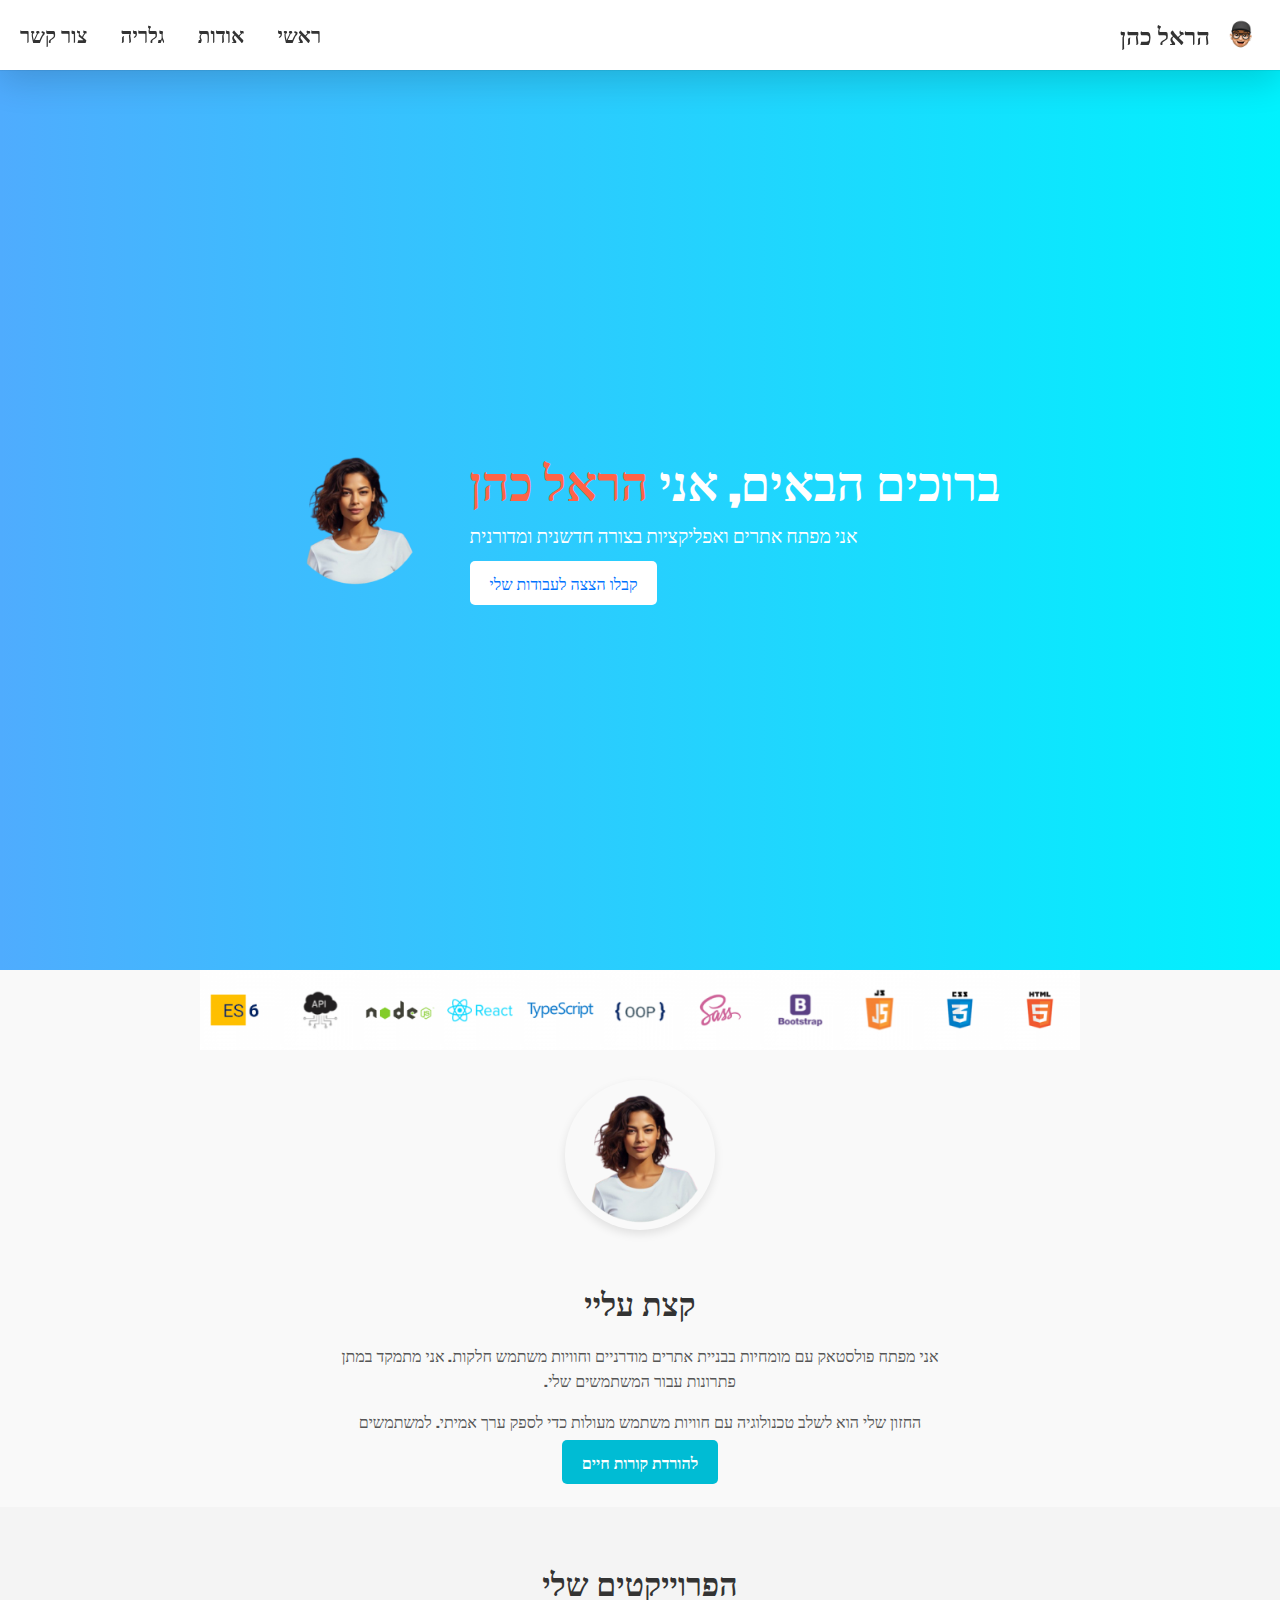
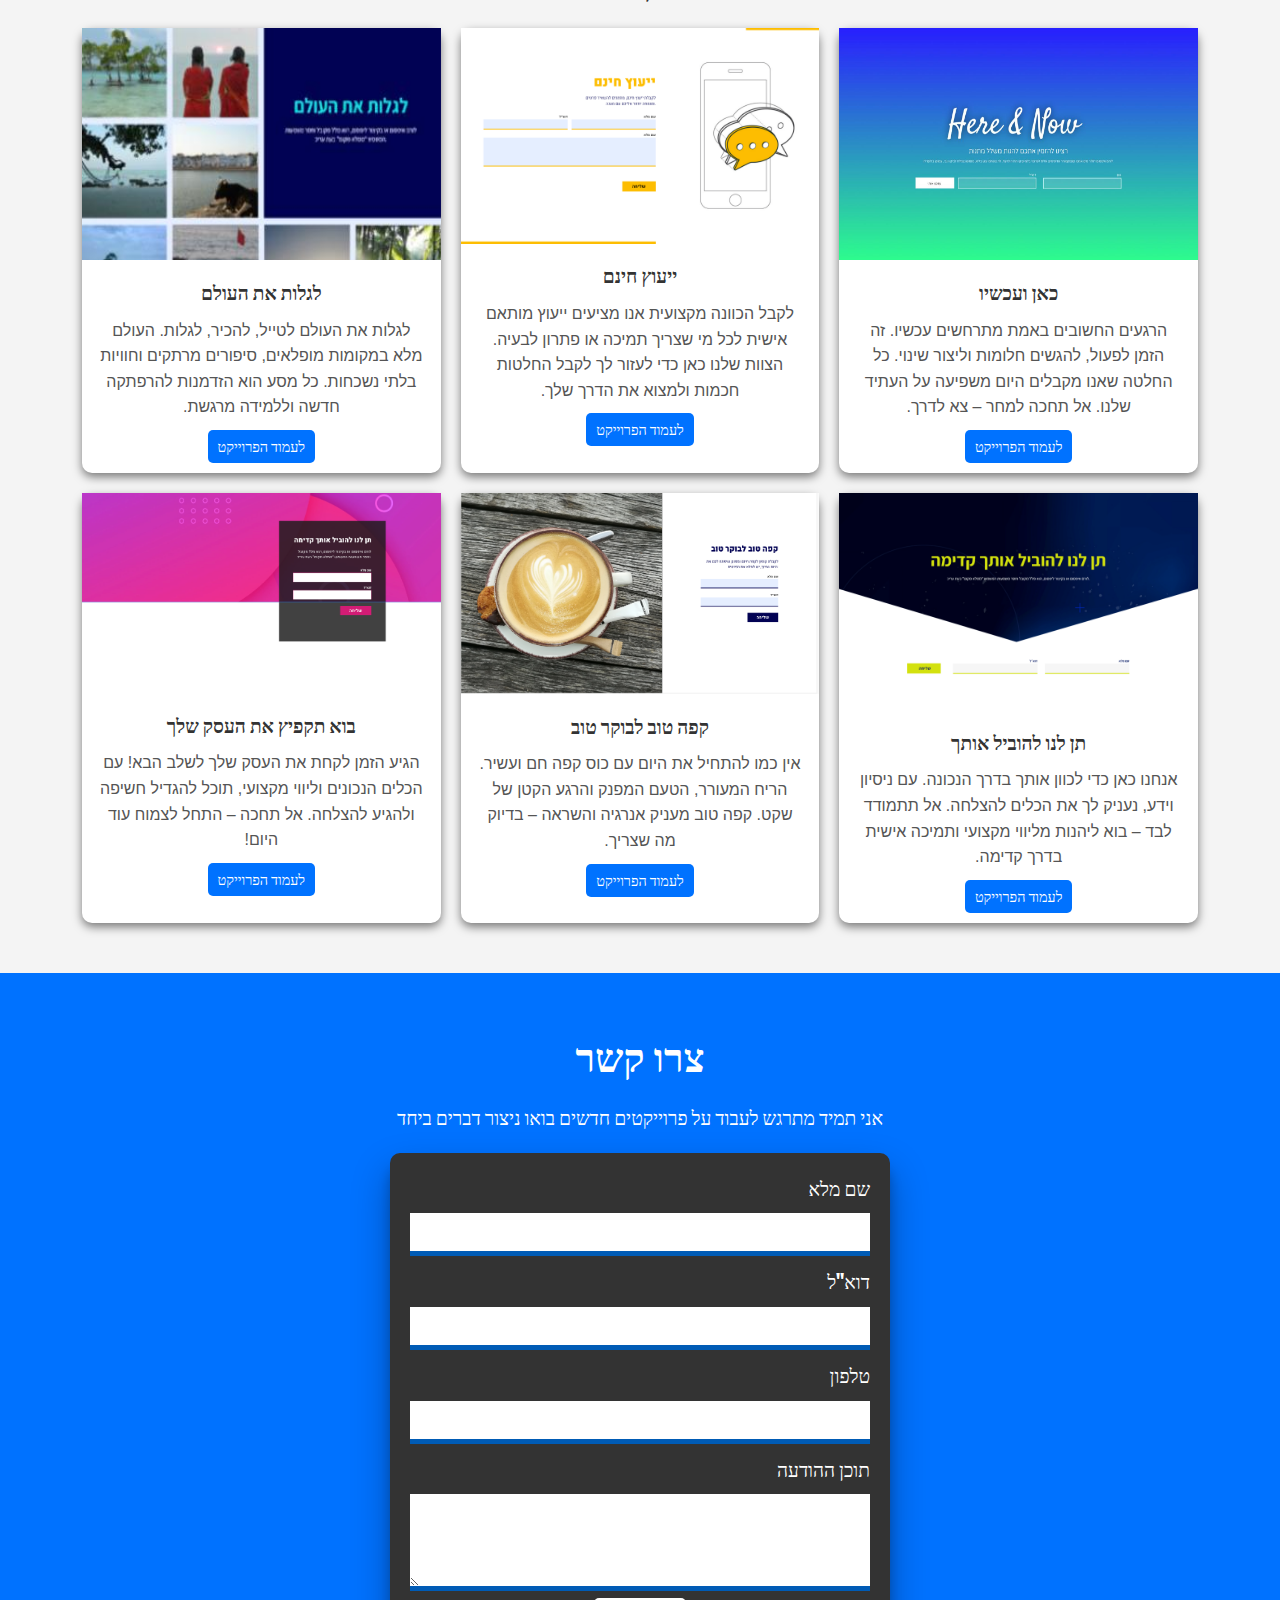
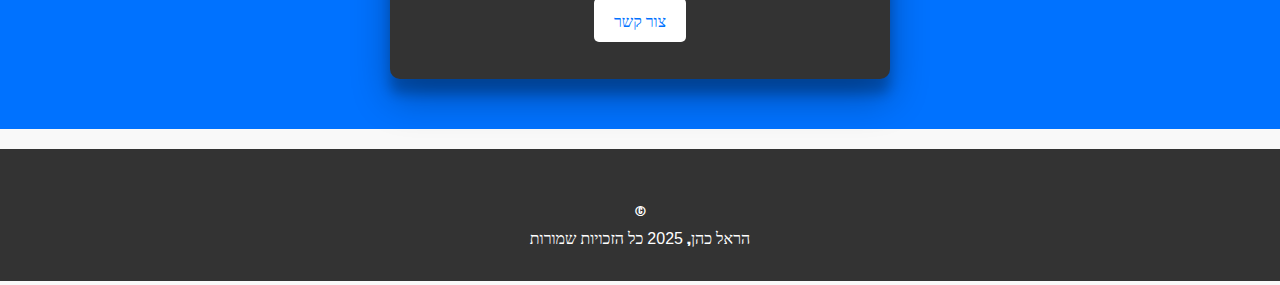
<file: index.html>
<!DOCTYPE html>

<html lang="he" dir="rtl">

<head>
    <link rel="stylesheet" href="./styles/general.css">
    <link rel="stylesheet" href="./styles/header.css">
    <link rel="stylesheet" href="./styles/contact.css">
    <link rel="stylesheet" href="./styles/hero.css">
    <link rel="stylesheet" href="./styles/projects.css">
    <link rel="stylesheet" href="./styles/about.css">
    <title>Portfolio-Project</title>
</head>

<body>


    <header class="header" id="header">
        <div class="logo">
            <img src="./images/icons/avatar.png" alt="Profile Image">
            <span>הראל כהן</span>
        </div>
        <nav>
            <ul class="nav-links">
                <li><a href="#hero">ראשי</a></li>
                <li><a href="#about">אודות</a></li>
                <li><a href="#projects">גלריה</a></li>
                <li><a href="#contact">צור קשר</a></li>
            </ul>
        </nav>

    </header>
    <section id="hero">
        <div class="container hero-content">
            <div class="hero-text">
                <h1>ברוכים הבאים, אני <span>הראל כהן</span> </h1>
                <p>אני מפתח אתרים ואפליקציות בצורה חדשנית ומדורנית</p>
                <a href="#projects" class="btn">קבלו הצצה לעבודות שלי</a>
            </div>
            <div class="hero-image">
                <img src="./images/icons/random.png" alt="harel cohen">
            </div>
        </div>
    </section>
    <section id="about" class="about">
        <div class="container">
            <div class="skills">
                <img src="./images/icons/img-HTML.png">
                <img src="./images/icons/img-CSS.png">
                <img src="./images/icons/img-JS.png">
                <img src="./images/icons/img-Bootstrap.png">
                <img src="./images/icons/img-SASS.png">
                <img src="./images/icons/img-OOP.png">
                <img src="./images/icons/img-TypeScript.png">
                <img src="./images/icons/img-React.png">
                <img src="./images/icons/img-NodeJS.png">
                <img src="./images/icons/img-API.png">
                <img src="./images/icons/img-ES6.png">
            </div>
            <div class="about-container">
                <div class="about-img">
                    <img src="./images/icons/random.png">
                </div>
                <div class="about-text">
                    <h2>קצת עליי</h2>
                    <p>
                        אני מפתח פולסטאק עם מומחיות בבניית אתרים מודרניים וחוויות משתמש חלקות.
                        אני מתמקד במתן פתרונות עבור המשתמשים שלי.
                    </p>
                    <p>
                        החזון שלי הוא לשלב טכנולוגיה עם חוויות משתמש מעולות כדי לספק ערך אמיתי.
                        למשתמשים
                    </p>
                    <a href="./resume.html" class="btn" download="./resume.html">להורדת קורות חיים</a>
                </div>
            </div>
        </div>
    </section>
    <section id="projects" class="projects">
        <div class="container">
            <h2>הפרוייקטים שלי</h2>
            <div class="projects-grid">
                <div class="project-card">
            <img
              style="height: 232px"
              src="./images/projects-images/project-Here&Now.jpg"
            />
            <h3>כאן ועכשיו</h3>
            <p>
              הרגעים החשובים באמת מתרחשים עכשיו. זה הזמן לפעול, להגשים חלומות
              וליצור שינוי. כל החלטה שאנו מקבלים היום משפיעה על העתיד שלנו. אל
              תחכה למחר – צא לדרך.
            </p>
            <a
              href="./html-Projects/project-Here&Now/preview/index.html" target="_blank"
              class="btn"
              >לעמוד הפרוייקט</a
            >
          </div>

          <div class="project-card">
            <img src="./images/projects-images/project-img-2.png" />
            <h3>ייעוץ חינם</h3>
            <p>
              לקבל הכוונה מקצועית אנו מציעים ייעוץ מותאם אישית לכל מי
              שצריך תמיכה או פתרון לבעיה. הצוות שלנו כאן כדי לעזור לך לקבל
              החלטות חכמות ולמצוא את הדרך שלך.
            </p>
            <a
              href="./html-Projects/project-Free-Consulation/preview/index.html" target="_blank"
              class="btn"
              >לעמוד הפרוייקט</a
            >
          </div>

          <div class="project-card">
            <img
              style="height: 232px"
              src="./images/projects-images/project-img3.jpeg"
            />
            <h3>לגלות את העולם</h3>
            <p>
             לגלות את העולם לטייל, להכיר, לגלות. העולם מלא במקומות מופלאים, סיפורים מרתקים
              וחוויות בלתי נשכחות. כל מסע הוא הזדמנות להרפתקה חדשה וללמידה
              מרגשת.
            </p>
            <a
              href="./html-Projects/project-explore/preview/index.html" target="_blank"
              class="btn"
              >לעמוד הפרוייקט</a
            >
          </div>

          <div class="project-card">
            <img
              style="height: 217px"
              src="./images/projects-images/project-img-4.png"
            />
            <h3>תן לנו להוביל אותך</h3>
            <p>
              אנחנו כאן כדי לכוון אותך בדרך הנכונה. עם ניסיון וידע, נעניק לך את
              הכלים להצלחה. אל תתמודד לבד – בוא ליהנות מליווי מקצועי ותמיכה
              אישית בדרך קדימה.
            </p>
            <a
              href="./html-Projects/project-lead/preview/index.html" target="_blank"
              class="btn"
              >לעמוד הפרוייקט</a
            >
          </div>

          <div class="project-card">
            <img src="./images/projects-images/project-img-5.png" />
            <h3>קפה טוב לבוקר טוב</h3>
            <p>
              אין כמו להתחיל את היום עם כוס קפה חם ועשיר. הריח המעורר, הטעם
              המפנק והרגע הקטן של שקט. קפה טוב מעניק אנרגיה והשראה – בדיוק מה
              שצריך.
            </p>
            <a
              href="./html-Projects/project-coffee/preview/index.html" target="_blank"
              class="btn"
              >לעמוד הפרוייקט</a
            >
          </div>

          <div class="project-card">
            <img src="./images/projects-images/project-img-6.png" />
            <h3>בוא תקפיץ את העסק שלך</h3>
            <p>
              הגיע הזמן לקחת את העסק שלך לשלב הבא! עם הכלים הנכונים וליווי
              מקצועי, תוכל להגדיל חשיפה ולהגיע להצלחה. אל תחכה – התחל לצמוח עוד
              היום!
            </p>
            <a
              href="./html-Projects/project-pink/preview/index.html" target="_blank"
              class="btn"
              >לעמוד הפרוייקט</a
            >
          </div>
            </div>
        </div>
    </section>

    <section id="contact" class="contact">
        <div class="container">
            <h2>צרו קשר</h2>
            <p>אני תמיד מתרגש לעבוד על פרוייקטים חדשים בואו ניצור דברים ביחד</p>
            <form>

                <label for="full-name">שם מלא</label>
                <input id="full-name" type="text" required>

                <label for="email">דוא"ל</label>
                <input id="email" type="email" required>

                <label for="phone">טלפון</label>
                <input id="phone" type="tel" required>

                <label for="message">תוכן ההודעה</label>
                <textarea id="message" rows="4" required></textarea>
            <a href="mailto:harelcohen11@icloud.com" class="btn">צור קשר</a>
            <br>
            <br>
            </form>
        </div>
    </section>

<footer>
        <div class="container">
            <footer>
            &copy
            <p>הראל כהן, <span class="year-number">2025</span> כל הזכויות שמורות</p>
    </div>
    </footer>
</body>

</html>
</file>
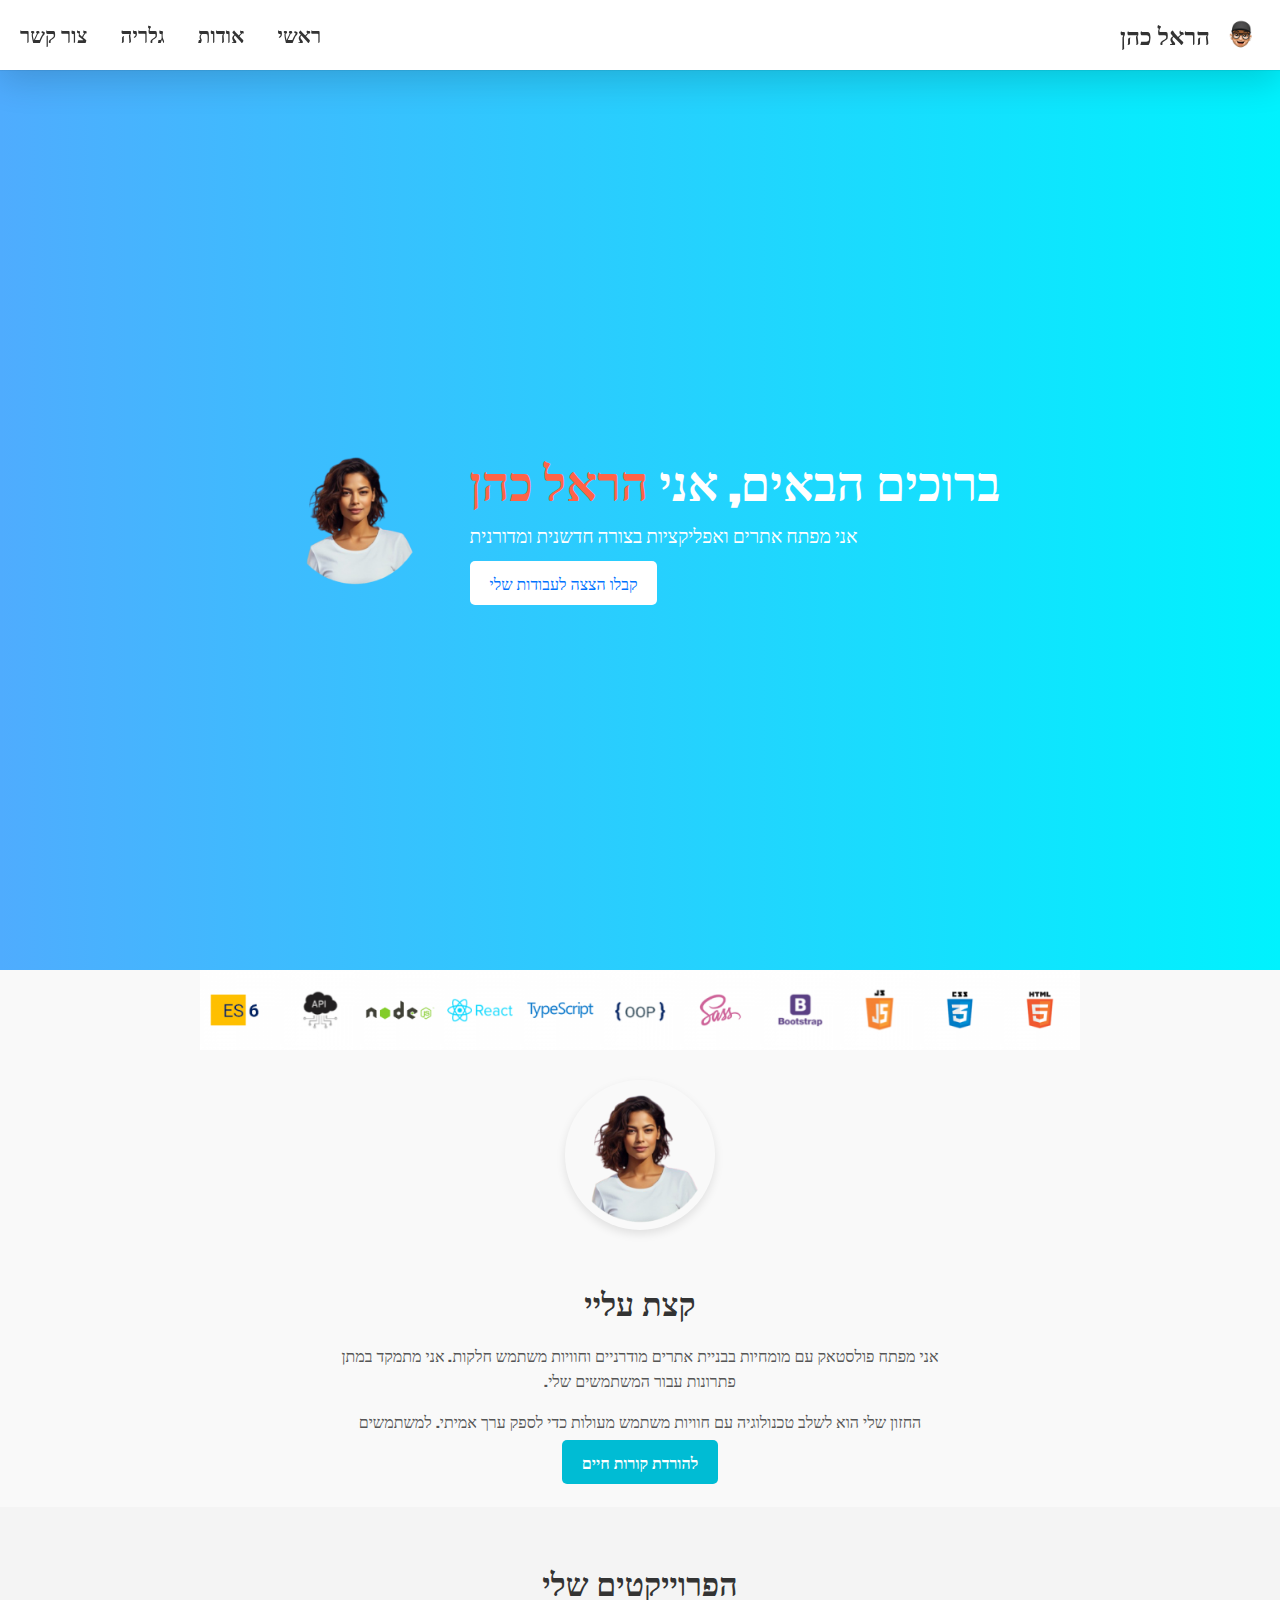
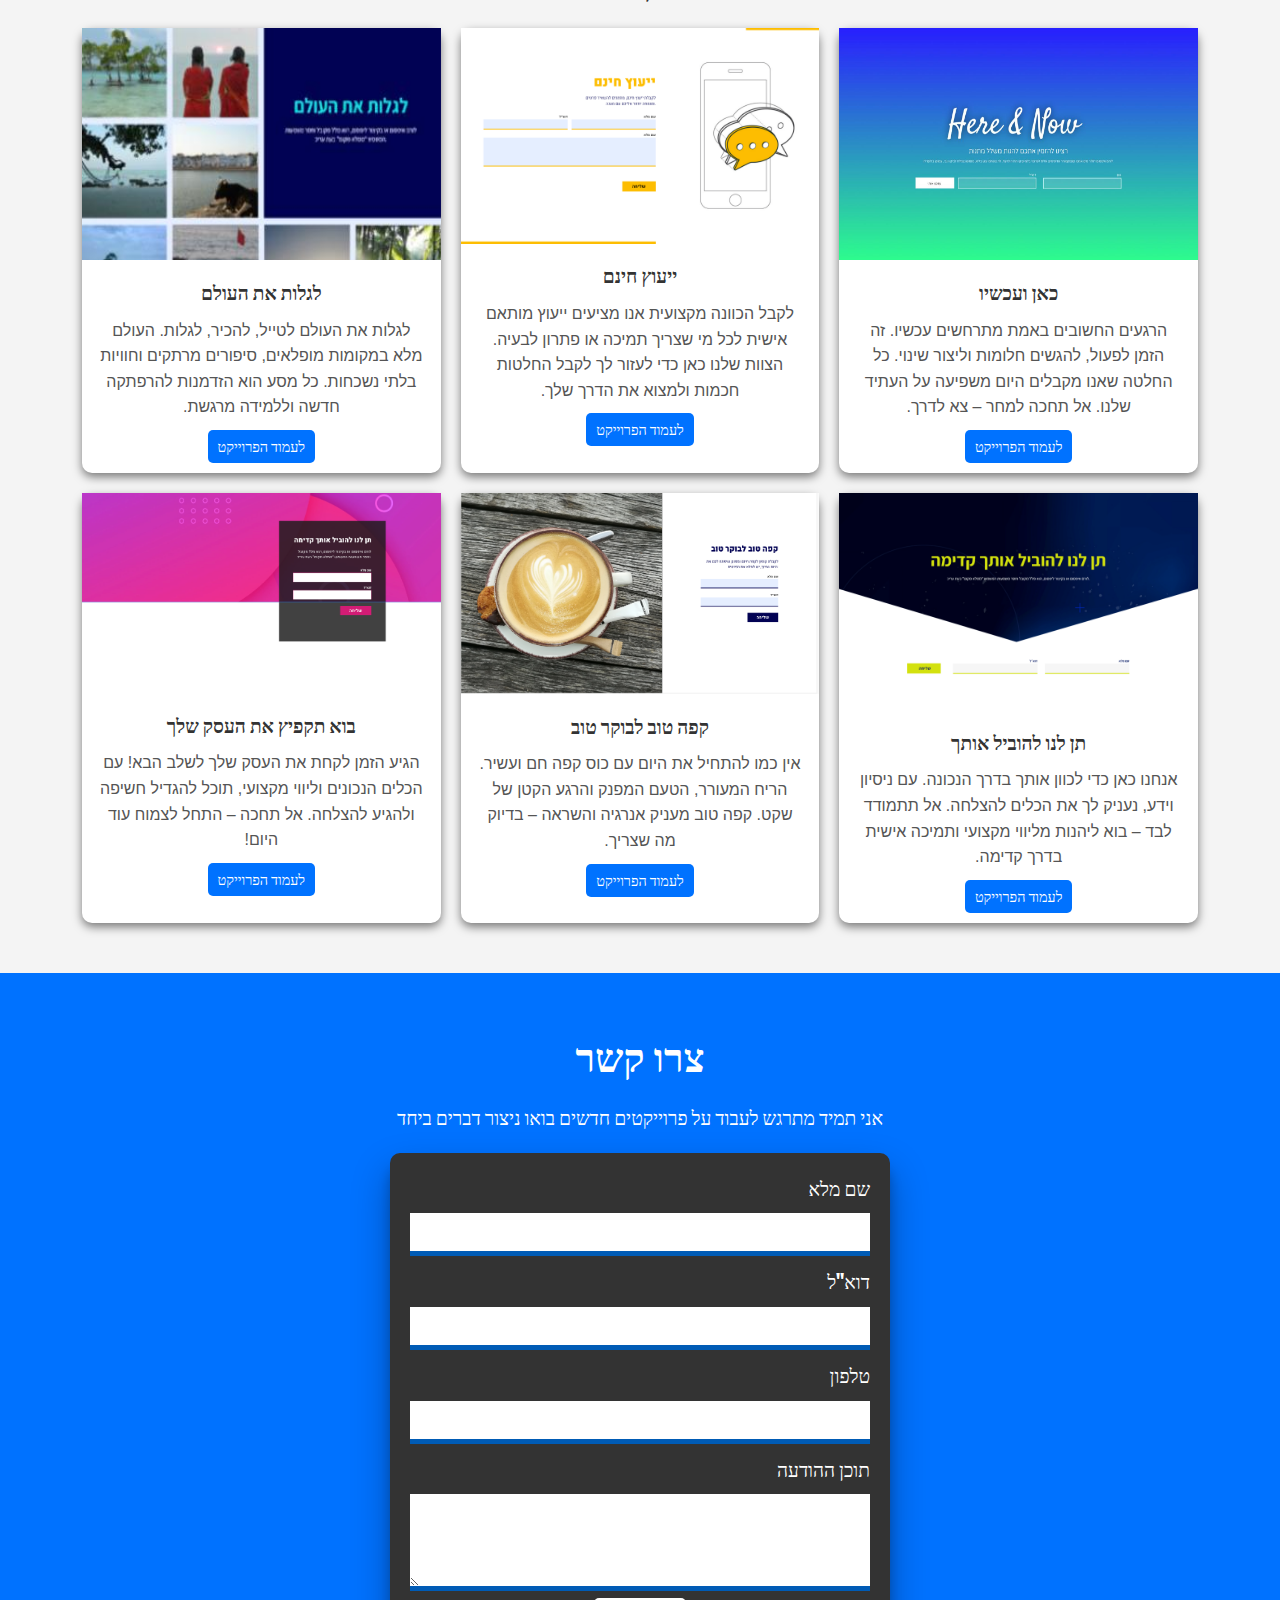
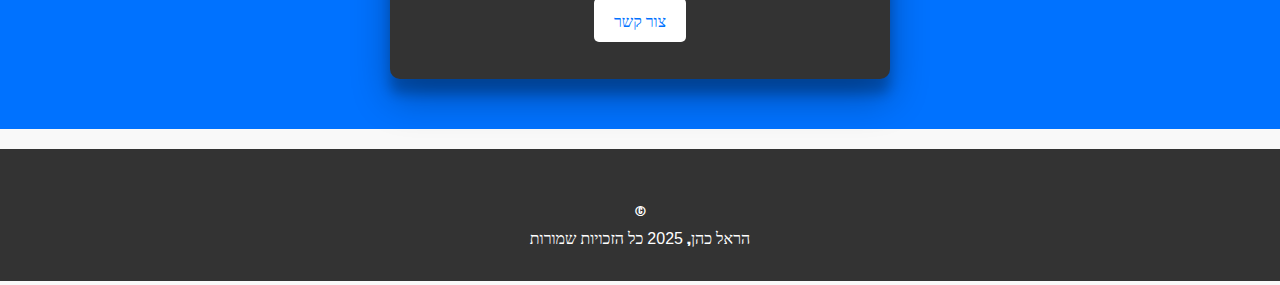
<file: portfolio/index.html>
<!DOCTYPE html>

<html lang="he" dir="rtl">

<head>
    <link rel="stylesheet" href="../portfolio/styles/general.css">
    <link rel="stylesheet" href="../portfolio/styles/header.css">
    <link rel="stylesheet" href="../portfolio/styles/hero.css">
    <link rel="stylesheet" href="../portfolio/styles/about.css">
    <link rel="stylesheet" href="../portfolio/styles/projects.css">
    <link rel="stylesheet" href="../portfolio/styles/contact.css">
    <title>Portfolio-Project</title>
</head>

<body>


    <header class="header" id="header">
        <div class="logo">
            <img src="./images/icons/avatar.png" alt="Profile Image">
            <span>הראל כהן</span>
        </div>
        <nav>
            <ul class="nav-links">
                <li><a href="#hero">ראשי</a></li>
                <li><a href="#about">אודות</a></li>
                <li><a href="#projects">גלריה</a></li>
                <li><a href="#contact">צור קשר</a></li>
            </ul>
        </nav>

    </header>
    <section id="hero">
        <div class="container hero-content">
            <div class="hero-text">
                <h1>ברוכים הבאים, אני <span>הראל כהן</span> </h1>
                <p>אני מפתח אתרים ואפליקציות בצורה חדשנית ומדורנית</p>
                <a href="#projects" class="btn">קבלו הצצה לעבודות שלי</a>
            </div>
            <div class="hero-image">
                <img src="./images/icons/random.png" alt="harel cohen">
            </div>
        </div>
    </section>
    <section id="about" class="about">
        <div class="container">
            <div class="skills">
                <img src="./images/icons/img-HTML.png">
                <img src="./images/icons/img-CSS.png">
                <img src="./images/icons/img-JS.png">
                <img src="./images/icons/img-Bootstrap.png">
                <img src="./images/icons/img-SASS.png">
                <img src="./images/icons/img-OOP.png">
                <img src="./images/icons/img-TypeScript.png">
                <img src="./images/icons/img-React.png">
                <img src="./images/icons/img-NodeJS.png">
                <img src="./images/icons/img-API.png">
                <img src="./images/icons/img-ES6.png">
            </div>
            <div class="about-container">
                <div class="about-img">
                    <img src="./images/icons/random.png">
                </div>
                <div class="about-text">
                    <h2>קצת עליי</h2>
                    <p>
                        אני מפתח פולסטאק עם מומחיות בבניית אתרים מודרניים וחוויות משתמש חלקות.
                        אני מתמקד במתן פתרונות עבור המשתמשים שלי.
                    </p>
                    <p>
                        החזון שלי הוא לשלב טכנולוגיה עם חוויות משתמש מעולות כדי לספק ערך אמיתי.
                        למשתמשים
                    </p>
                    <a href="./resume.html" class="btn" download="./resume.html">להורדת קורות חיים</a>
                </div>
            </div>
        </div>
    </section>
    <section id="projects" class="projects">
        <div class="container">
            <h2>הפרוייקטים שלי</h2>
            <div class="projects-grid">
                <div class="project-card">
            <img
              style="height: 232px"
              src="./images/projects-images/project-Here&Now.jpg"
            />
            <h3>כאן ועכשיו</h3>
            <p>
              הרגעים החשובים באמת מתרחשים עכשיו. זה הזמן לפעול, להגשים חלומות
              וליצור שינוי. כל החלטה שאנו מקבלים היום משפיעה על העתיד שלנו. אל
              תחכה למחר – צא לדרך.
            </p>
            <a
              href="../html-Projects/project-Here&Now/preview/index.html" target="_blank"
              class="btn"
              >לעמוד הפרוייקט</a
            >
          </div>

          <div class="project-card">
            <img src="./images/projects-images/project-img-2.png" />
            <h3>ייעוץ חינם</h3>
            <p>
              לקבל הכוונה מקצועית אנו מציעים ייעוץ מותאם אישית לכל מי
              שצריך תמיכה או פתרון לבעיה. הצוות שלנו כאן כדי לעזור לך לקבל
              החלטות חכמות ולמצוא את הדרך שלך.
            </p>
            <a
              href="../html-Projects/project-Free-Consulation/preview/index.html" target="_blank"
              class="btn"
              >לעמוד הפרוייקט</a
            >
          </div>

          <div class="project-card">
            <img
              style="height: 232px"
              src="./images/projects-images/project-img3.jpeg"
            />
            <h3>לגלות את העולם</h3>
            <p>
             לגלות את העולם לטייל, להכיר, לגלות. העולם מלא במקומות מופלאים, סיפורים מרתקים
              וחוויות בלתי נשכחות. כל מסע הוא הזדמנות להרפתקה חדשה וללמידה
              מרגשת.
            </p>
            <a
              href="../html-Projects/project-explore/preview/index.html" target="_blank"
              class="btn"
              >לעמוד הפרוייקט</a
            >
          </div>

          <div class="project-card">
            <img
              style="height: 217px"
              src="./images/projects-images/project-img-4.png"
            />
            <h3>תן לנו להוביל אותך</h3>
            <p>
              אנחנו כאן כדי לכוון אותך בדרך הנכונה. עם ניסיון וידע, נעניק לך את
              הכלים להצלחה. אל תתמודד לבד – בוא ליהנות מליווי מקצועי ותמיכה
              אישית בדרך קדימה.
            </p>
            <a
              href="../html-Projects/project-lead/preview/index.html" target="_blank"
              class="btn"
              >לעמוד הפרוייקט</a
            >
          </div>

          <div class="project-card">
            <img src="./images/projects-images/project-img-5.png" />
            <h3>קפה טוב לבוקר טוב</h3>
            <p>
              אין כמו להתחיל את היום עם כוס קפה חם ועשיר. הריח המעורר, הטעם
              המפנק והרגע הקטן של שקט. קפה טוב מעניק אנרגיה והשראה – בדיוק מה
              שצריך.
            </p>
            <a
              href="../html-Projects/project-coffee/preview/index.html" target="_blank"
              class="btn"
              >לעמוד הפרוייקט</a
            >
          </div>

          <div class="project-card">
            <img src="./images/projects-images/project-img-6.png" />
            <h3>בוא תקפיץ את העסק שלך</h3>
            <p>
              הגיע הזמן לקחת את העסק שלך לשלב הבא! עם הכלים הנכונים וליווי
              מקצועי, תוכל להגדיל חשיפה ולהגיע להצלחה. אל תחכה – התחל לצמוח עוד
              היום!
            </p>
            <a
              href="../html-Projects/project-pink/preview/index.html" target="_blank"
              class="btn"
              >לעמוד הפרוייקט</a
            >
          </div>
            </div>
        </div>
    </section>

    <section id="contact" class="contact">
        <div class="container">
            <h2>צרו קשר</h2>
            <p>אני תמיד מתרגש לעבוד על פרוייקטים חדשים בואו ניצור דברים ביחד</p>
            <form>

                <label for="full-name">שם מלא</label>
                <input id="full-name" type="text" required>

                <label for="email">דוא"ל</label>
                <input id="email" type="email" required>

                <label for="phone">טלפון</label>
                <input id="phone" type="tel" required>

                <label for="message">תוכן ההודעה</label>
                <textarea id="message" rows="4" required></textarea>
            <a href="mailto:harelcohen11@icloud.com" class="btn">צור קשר</a>
            <br>
            <br>
            </form>
        </div>
    </section>

<footer>
        <div class="container">
            <footer>
            &copy
            <p>הראל כהן, <span class="year-number">2025</span> כל הזכויות שמורות</p>
    </div>
    </footer>
</body>

</html>
</file>
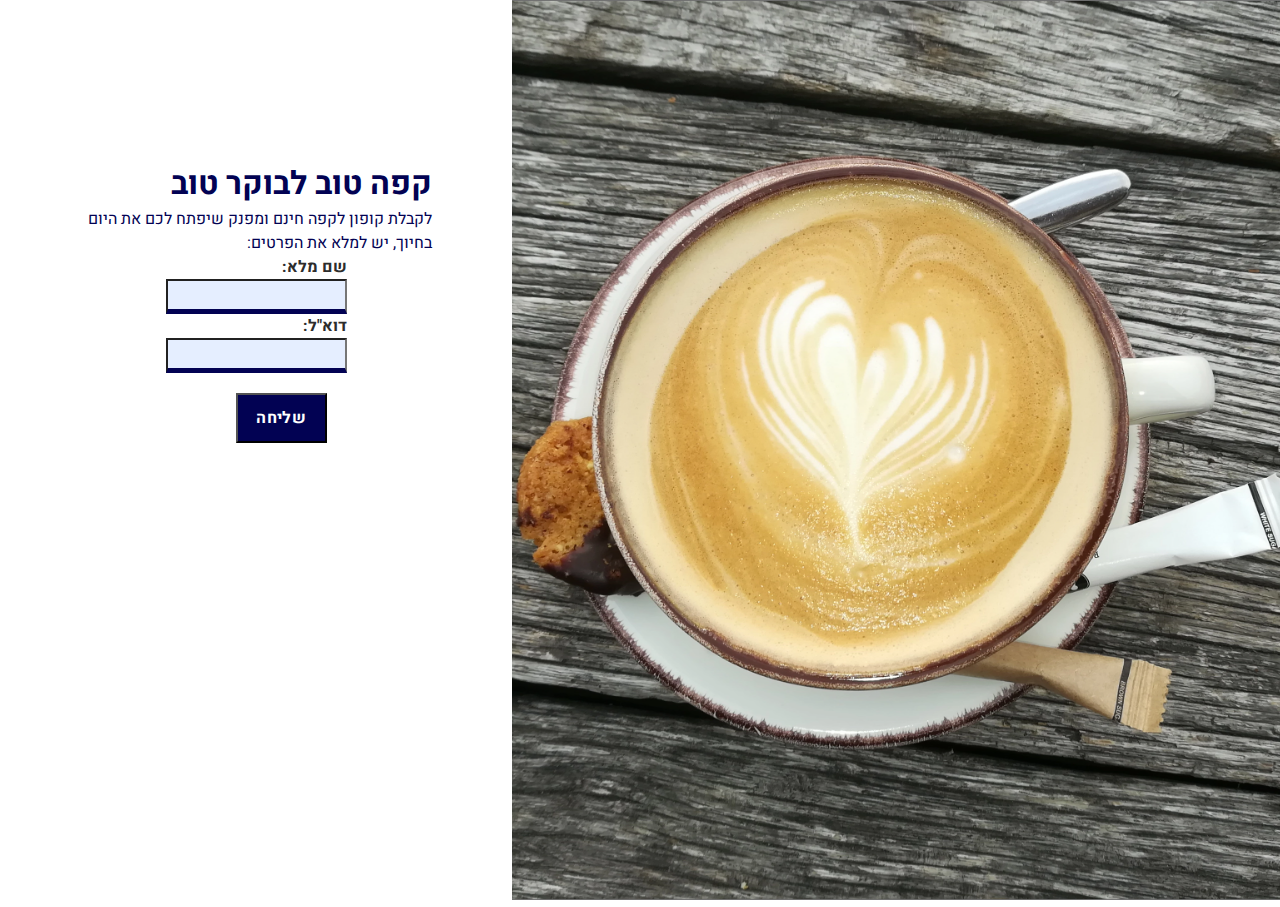
<file: html-Projects/project-coffee/index.html>
<!DOCTYPE html>
<html lang="he" dir="rtl">
  <head>
    <meta charset="UTF-8" />
    <meta name="viewport" content="width=device-width, initial-scale=1.0" />
    <link rel="stylesheet" href="style.css" />
    <!-- הוספת פונט דרך link -->
    <!-- <link rel="preconnect" href="https://fonts.googleapis.com" />
    <link rel="preconnect" href="https://fonts.gstatic.com" crossorigin />
    <link
      href="https://fonts.googleapis.com/css2?family=Heebo:wght@100..900&display=swap"
      rel="stylesheet"
    /> -->
    <title>Coffee</title>
  </head>
  <body>
    <div class="container">
      <div class="container-img">
        <img src="./images/Coffee.png" alt="Coffee" />
      </div>

      <div class="container-form">
        <div class="container-form-title">
          <h1>קפה טוב לבוקר טוב</h1>
          <p>
            לקבלת קופון לקפה חינם ומפנק שיפתח לכם את היום בחיוך, יש למלא את
            הפרטים:
          </p>
        </div>

        <form>
          <div class="form-control">
            <label for="name">שם מלא:</label>
            <input type="text" id="name" required />
          </div>

          <div class="form-control">
            <label for="email">דוא"ל:</label>
            <input type="email" id="email" required />
          </div>

          <!-- <button type="submit">שליחה</button> -->
          <input type="submit" value="שליחה" />
        </form>
      </div>
    </div>
  </body>
</html>
</file>
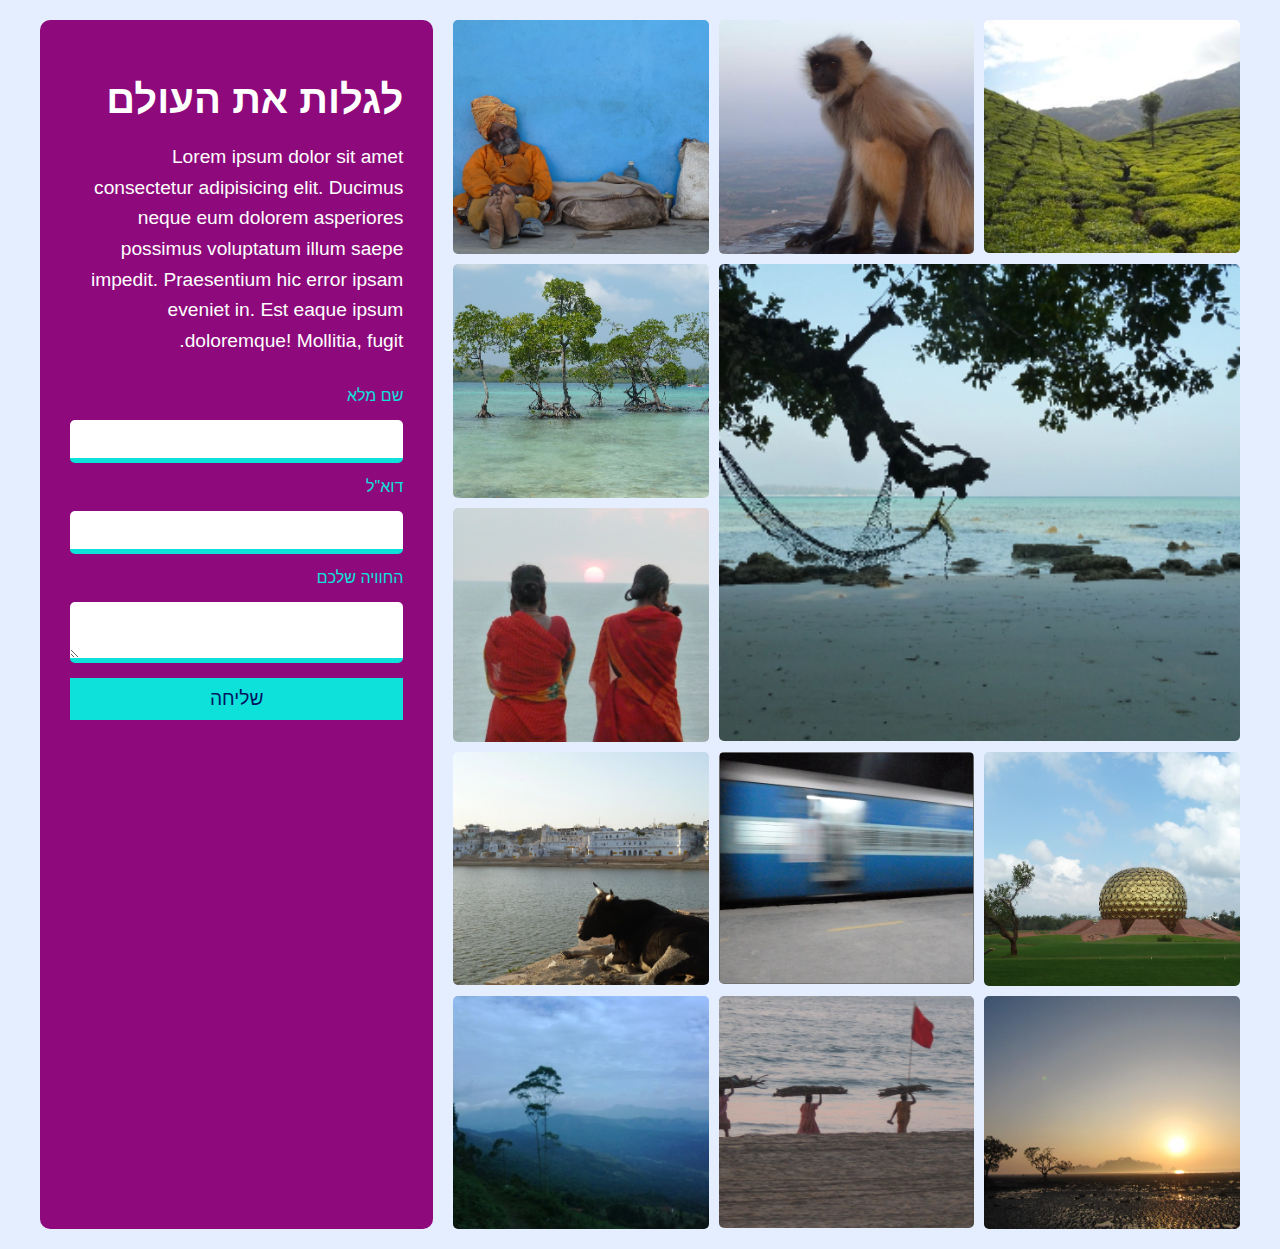
<file: html-Projects/project-explore/index.html>
<!DOCTYPE html>
<html lang="he" dir="rtl">

<head>
    <meta charset="UTF-8">
    <meta name="viewport" content="width=device-width, initial-scale=1.0">
    <title>לגלות את העולם</title>
    <link rel="stylesheet" href="style.css">
</head>

<body>
    <div class="container">
        <div class="gallery">
            <img src="./images/image1.png" />
            <img src="./images/image2.png" />
            <img src="./images/image3.png" />
            <img src="./images/image4.png" class="large" />
            <img src="./images/image5.png" />
            <img src="./images/image6.png" />
            <img src="./images/image7.png" />
            <img src="./images/image8.png" />
            <img src="./images/image9.png" />
            <img src="./images/image10.png" />
            <img src="./images/image11.png" />
            <img src="./images/image12.png" />
        </div>
        <div class="content">
            <h1>לגלות את העולם</h1>
            <p>
                Lorem ipsum dolor sit amet consectetur adipisicing elit. Ducimus neque eum dolorem asperiores possimus
                voluptatum illum saepe impedit. Praesentium hic error ipsam eveniet in. Est eaque ipsum doloremque!
                Mollitia, fugit.
            </p>
            <div class="form">
                <label for="full-name">שם מלא</label>
                <input id="full-name" type="text">
                <label for="email">דוא"ל</label>
                <input id="email" type="email">
                <label for="tell-us">החוויה שלכם</label>
                <textarea id="tell-us"></textarea>
                <button type="submit">שליחה</button>
            </div>
        </div>
    </div>
</body>

</html>
</file>
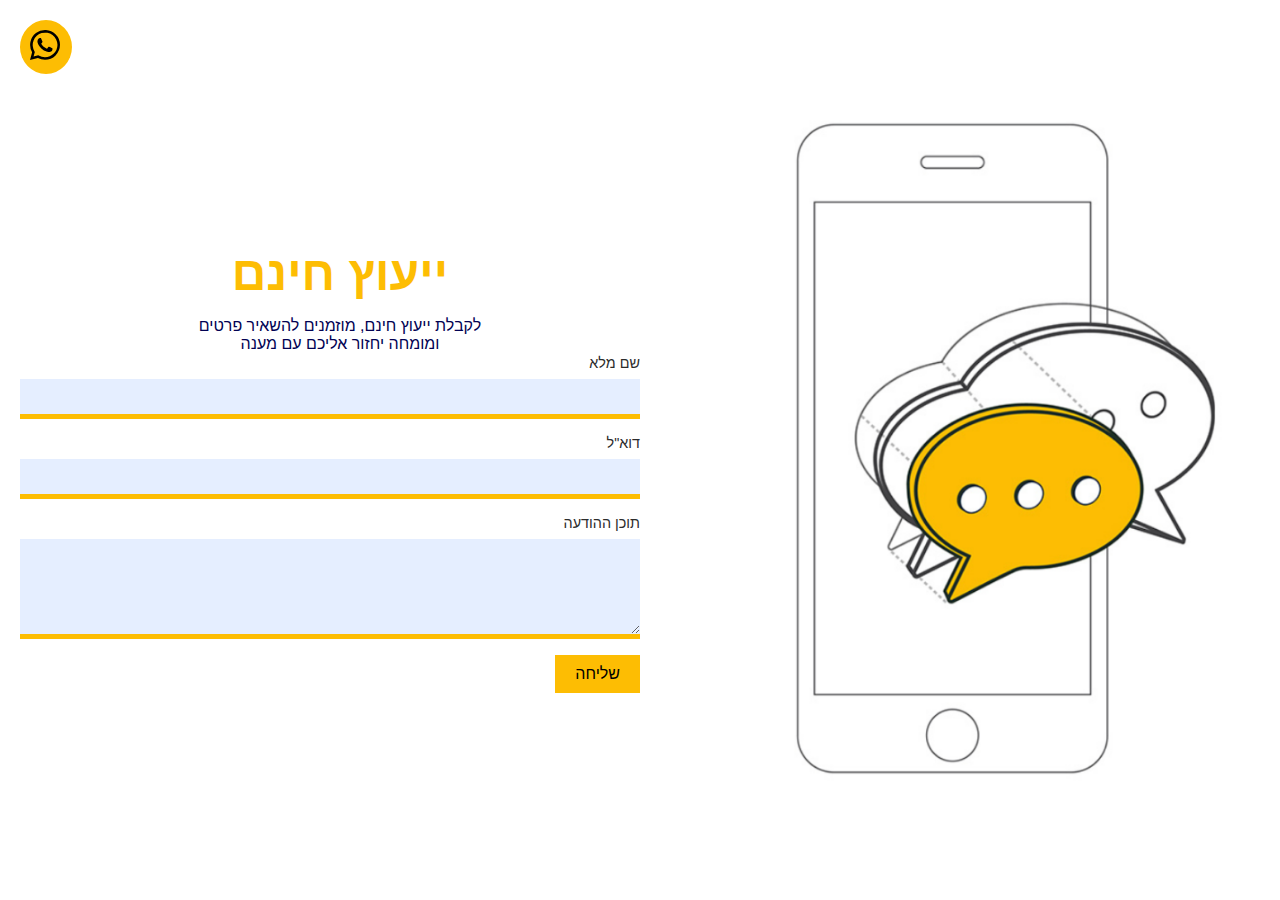
<file: html-Projects/project-Free-Consulation/index.html>
<!DOCTYPE html>
<html lang="he" dir="ltr">
  <head>
    <meta charset="UTF-8" />
    <meta name="viewport" content="width=device-width, initial-scale=1.0" />
    <title>ייעוץ חינם</title>
    <link rel="stylesheet" href="style.css" />
  </head>

  <body>
    <div class="whatsapp-icon">
      <img src="./images/Icon awesome-whatsapp.svg" />
    </div>

    <div class="container">
      <div class="form-section">
        <h2>ייעוץ חינם</h2>
        <p>
          לקבלת ייעוץ חינם, מוזמנים להשאיר פרטים <br />ומומחה יחזור אליכם עם
          מענה
        </p>

        <form>
          <label for="full-Name">שם מלא</label>
          <input type="text" id="full-Name" required />

          <label for="email">דוא"ל</label>
          <input type="email" id="email" required />

          <label for="message">תוכן ההודעה</label>
          <textarea id="message" rows="5" required> </textarea>

          <button type="submit">שליחה</button>
        </form>
      </div>

      <div class="image-section">
        <img src="./images/phoneIMG.png" />
      </div>
    </div>
  </body>
</html>
</file>
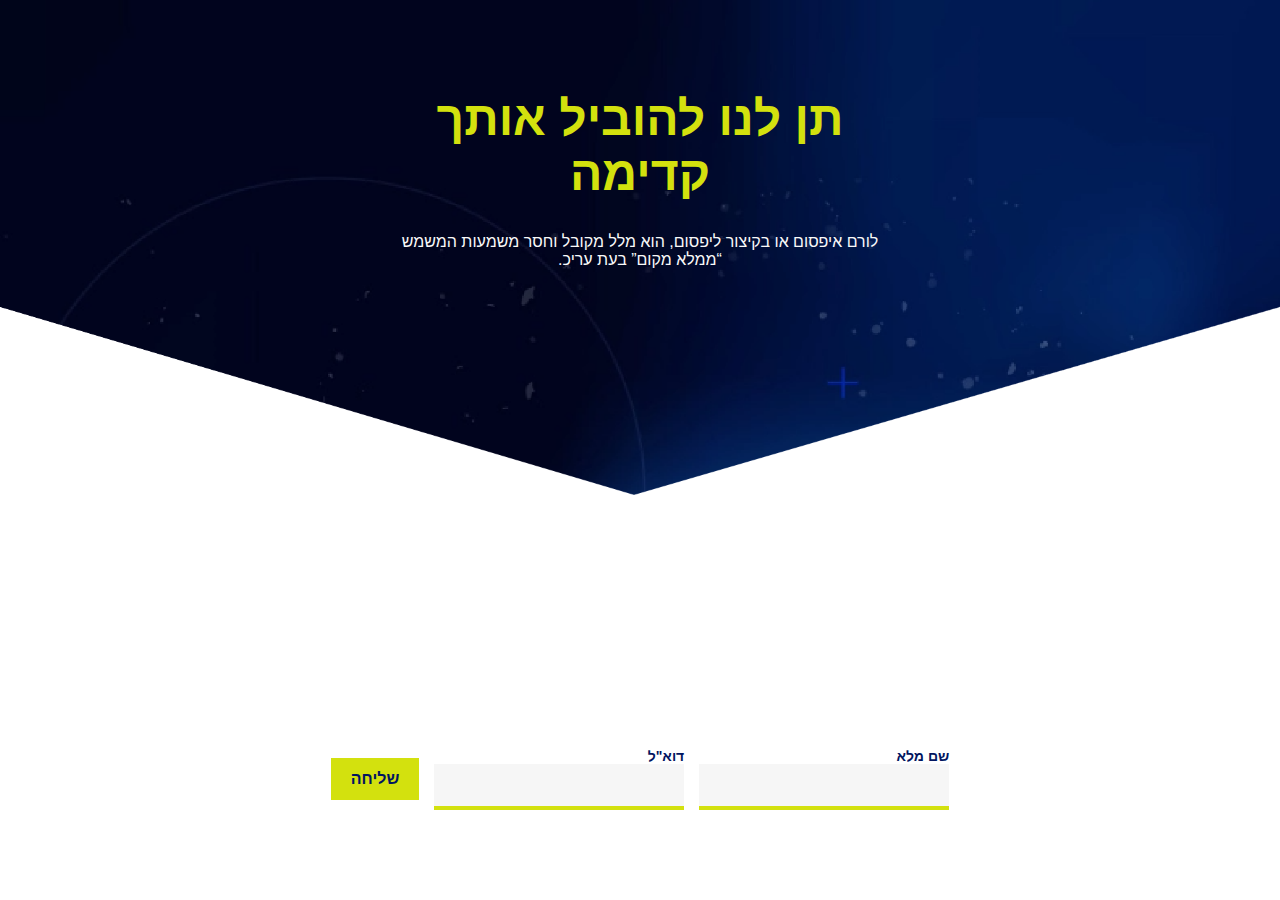
<file: html-Projects/project-lead/index.html>
<!DOCTYPE html>
<html lang="he" dir="rtl">
  <head>
    <meta charset="UTF-8" />
    <meta name="viewport" content="width=device-width, initial-scale=1.0" />
    <title>תן לנו להוביל אותך קדימה</title>
    <link rel="stylesheet" href="style.css" />
  </head>

  <body>
    <div class="container">
      <div class="background">
        <img src="./images/background.png" />
      </div>
      <div class="form-box">
        <h1>תן לנו להוביל אותך קדימה</h1>
        <p>
          לורם איפסום או בקיצור ליפסום, הוא מלל מקובל וחסר משמעות המשמש “ממלא
          מקום” בעת עריכ.
        </p>

        <form>
          <div>
            <label for="full-name">שם מלא</label>
            <input id="full-name" type="text" required />
          </div>

          <div>
            <label for="email">דוא"ל</label>
            <input id="email" type="email" required />
          </div>

          <button type="submit">שליחה</button>
        </form>
      </div>
    </div>
  </body>
</html>
</file>
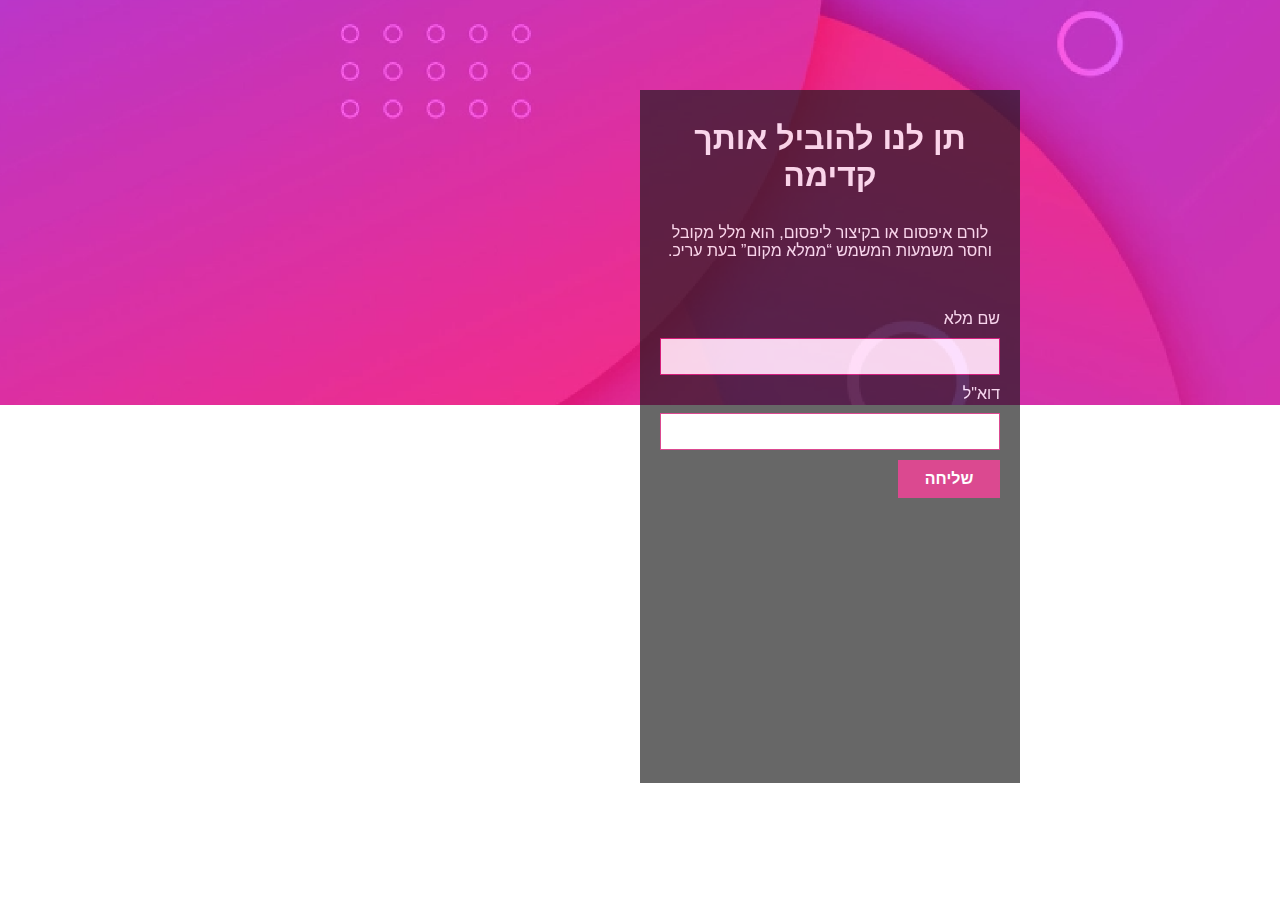
<file: html-Projects/project-pink/index.html>
<!DOCTYPE html>
<html lang="he" dir="rtl">
  <head>
    <meta charset="UTF-8" />
    <meta name="viewport" content="width=device-width, initial-scale=1.0" />
    <title>תן לנו להוביל אותך קדימה 2</title>
    <link rel="stylesheet" href="style.css" />
  </head>
  <body>
    <div class="form-container">
      <h1>תן לנו להוביל אותך קדימה</h1>
      <p>
        לורם איפסום או בקיצור ליפסום, הוא מלל מקובל וחסר משמעות המשמש “ממלא
        מקום” בעת עריכ.
      </p>
      <form>
        <label for="full-name">שם מלא</label>
        <input id="full-name" type="text" required />

        <label for="email">דוא"ל</label>
        <input id="email" type="email" required />

        <div class="button-wrapper">
          <button type="submit" class="submit-btn">שליחה</button>
        </div>
      </form>
    </div>
  </body>
</html>
</file>
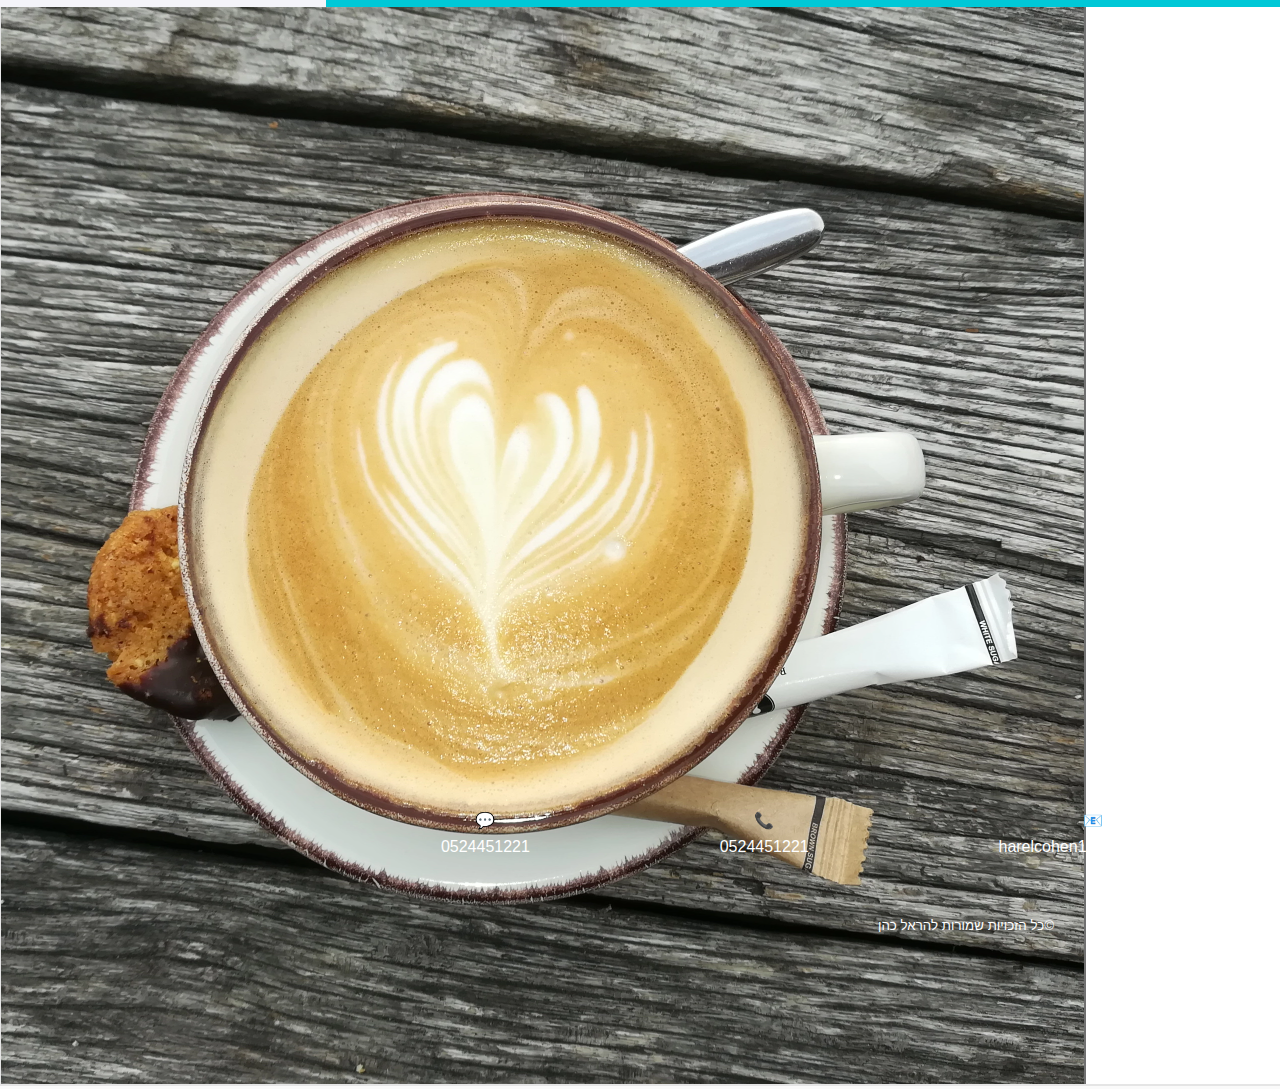
<file: html-Projects/project-coffee/preview/index.html>
<!DOCTYPE html>
<html lang="he" dir="rtl">
  <head>
    <meta charset="UTF-8" />
    <meta name="viewport" content="width=device-width, initial-scale=1.0" />
    <title>preview-Bar</title>
    <link rel="stylesheet" href="style.css" />
  </head>

  <body>
    <header>
      <h1>פרוייקט קפה</h1>
      <p>
        Lorem ipsum dolor sit amet consectetur adipisicing elit. Pariatur error
        nulla nemo ducimus voluptatibus tempora, fugit sapiente, beatae,
        necessitatibus iure minus rerum libero veniam? Ipsum ratione porro
        corporis necessitatibus laborum?
      </p>
      <div class="buttons">
        <a href="#">קישור לפרוייקט</a>
        <a href="#">להורדת קבצי הפרוייקט</a>
      </div>
    </header>
    <section>
      <div class="icons">
        <img src="../../../portfolio/images/icons/img-HTML.png" alt="" />
        <img src="../../../portfolio/images/icons/img-CSS.png" alt="" />
        <img src="../../../portfolio/images/icons/img-Bootstrap.png" alt="" />
      </div>
    </section>

    <section class="content">
      <div class="image-placeHolder">
        <img src="project-img-5 copy.png" />
      </div>
    </section>

    <footer>
      <div class="contact">
        <div>
          <span>📍</span>
          <span>באר שבע, ישראל</span>
        </div>
        <div>
          <span>📧</span>
          <span>harelcohen11@icloud.com</span>
        </div>
        <div>
          <span>📞</span>
          <span>0524451221</span>
        </div>
        <div>
          <span>💬</span>
          <span>0524451221</span>
        </div>
      </div>
    </footer>
    <small>&copy;כל הזכויות שמורות להראל כהן</small>
  </body>
</html>
</file>
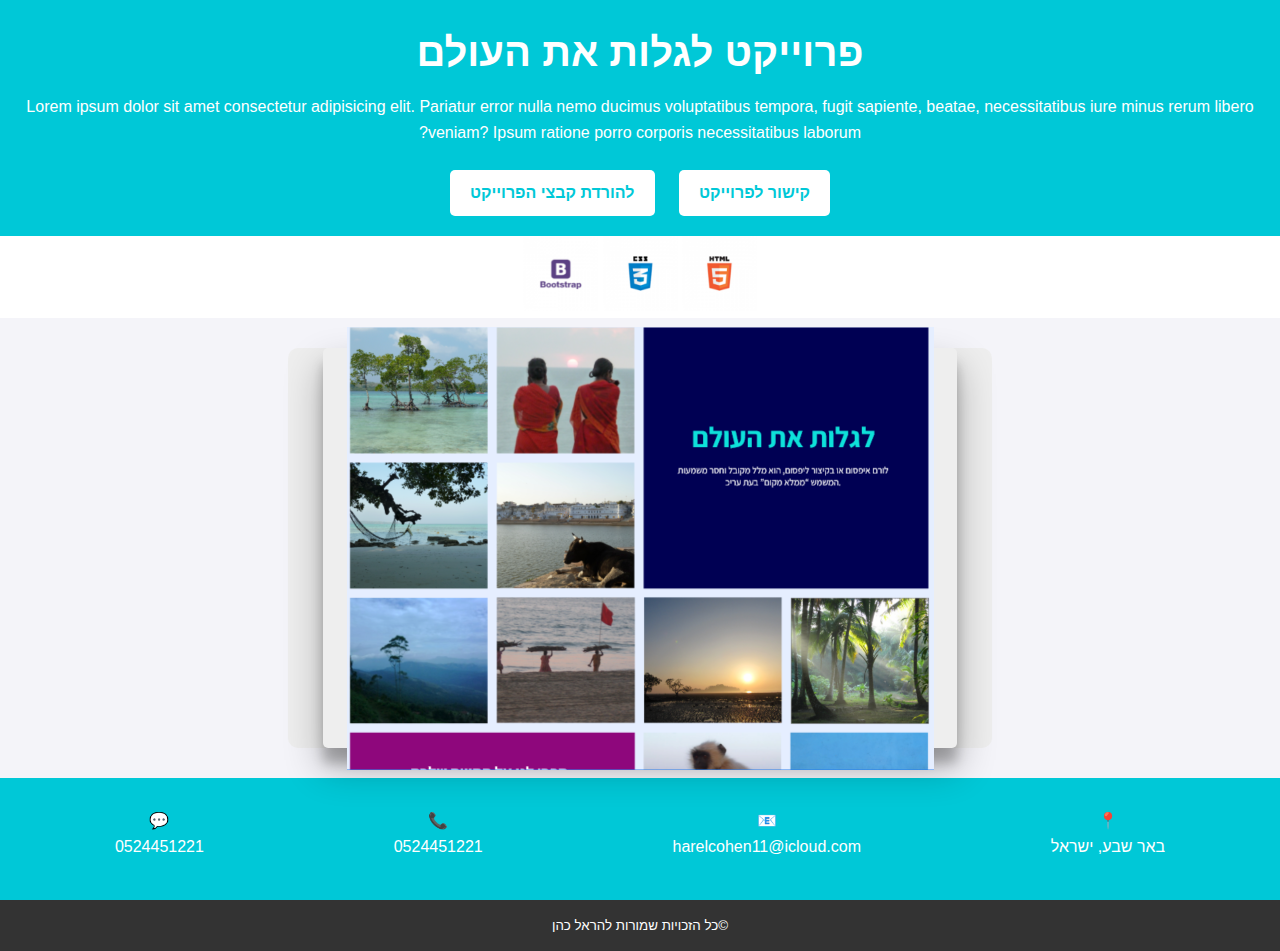
<file: html-Projects/project-explore/preview/index.html>
<!DOCTYPE html>
<html lang="he" dir="rtl">
  <head>
    <meta charset="UTF-8" />
    <meta name="viewport" content="width=device-width, initial-scale=1.0" />
    <title>preview-Bar</title>
    <link rel="stylesheet" href="style.css" />
  </head>

  <body>
    <header>
      <h1>פרוייקט לגלות את העולם</h1>
      <p>
        Lorem ipsum dolor sit amet consectetur adipisicing elit. Pariatur error
        nulla nemo ducimus voluptatibus tempora, fugit sapiente, beatae,
        necessitatibus iure minus rerum libero veniam? Ipsum ratione porro
        corporis necessitatibus laborum?
      </p>
      <div class="buttons">
        <a href="#">קישור לפרוייקט</a>
        <a href="#">להורדת קבצי הפרוייקט</a>
      </div>
    </header>
    <section>
      <div class="icons">
        <img src="../../../portfolio/images/icons/img-HTML.png" alt="" />
        <img src="../../../portfolio/images/icons/img-CSS.png" alt="" />
        <img src="../../../portfolio/images/icons/img-Bootstrap.png" alt="" />
      </div>
    </section>

    <section class="content">
      <div class="image-placeHolder">
        <img src="project-img-3.png" />
      </div>
    </section>

    <footer>
      <div class="contact">
        <div>
          <span>📍</span>
          <span>באר שבע, ישראל</span>
        </div>
        <div>
          <span>📧</span>
          <span>harelcohen11@icloud.com</span>
        </div>
        <div>
          <span>📞</span>
          <span>0524451221</span>
        </div>
        <div>
          <span>💬</span>
          <span>0524451221</span>
        </div>
      </div>
    </footer>
    <small>&copy;כל הזכויות שמורות להראל כהן</small>
  </body>
</html>
</file>
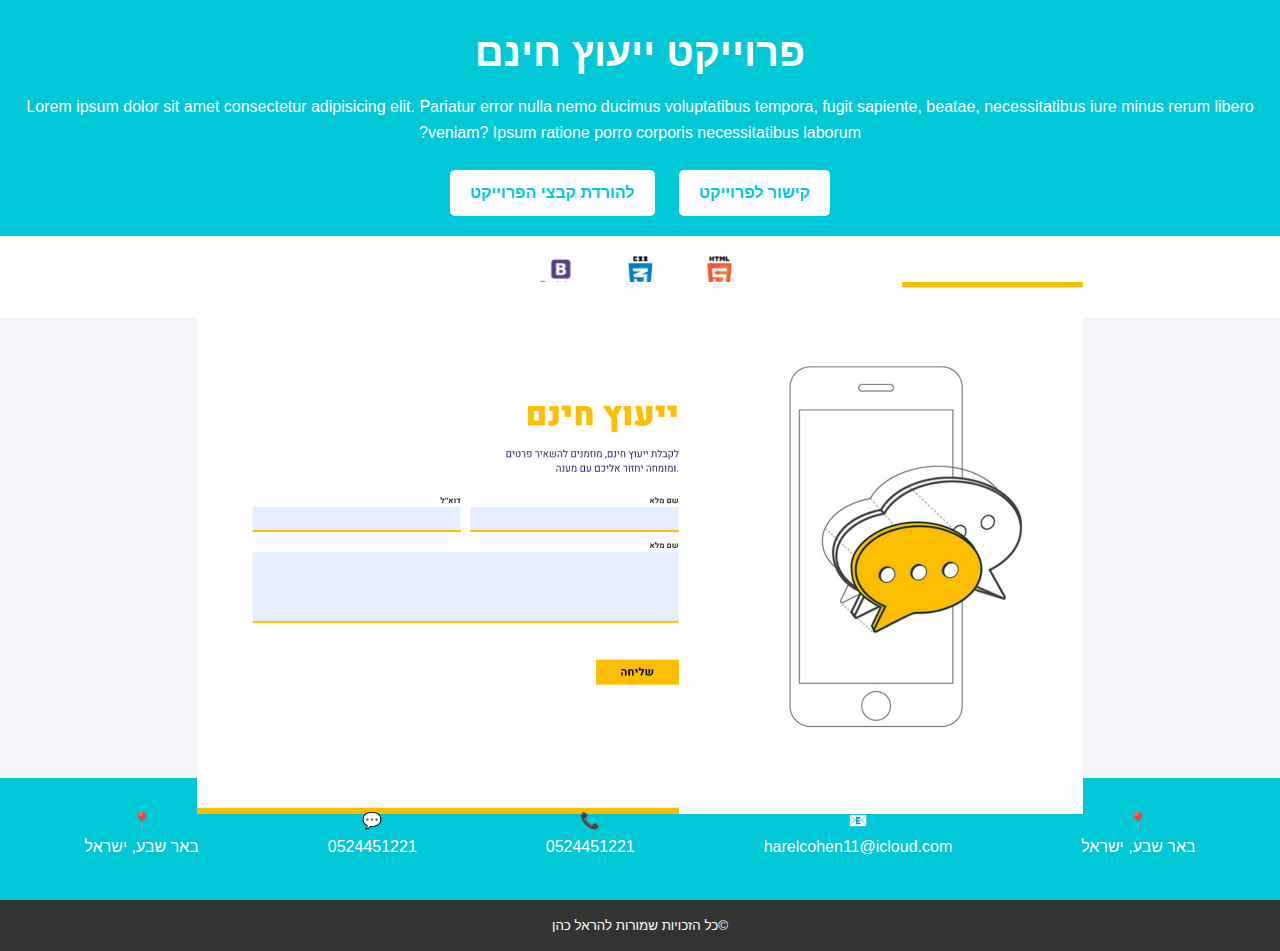
<file: html-Projects/project-Free-Consulation/preview/index.html>
<!DOCTYPE html>
<html lang="he" dir="rtl">
  <head>
    <meta charset="UTF-8" />
    <meta name="viewport" content="width=device-width, initial-scale=1.0" />
    <title>preview-Bar</title>
    <link rel="stylesheet" href="style.css" />
  </head>

  <body>
    <header>
      <h1>פרוייקט ייעוץ חינם</h1>
      <p>
        Lorem ipsum dolor sit amet consectetur adipisicing elit. Pariatur error
        nulla nemo ducimus voluptatibus tempora, fugit sapiente, beatae,
        necessitatibus iure minus rerum libero veniam? Ipsum ratione porro
        corporis necessitatibus laborum?
      </p>
      <div class="buttons">
        <a href="#">קישור לפרוייקט</a>
        <a href="#">להורדת קבצי הפרוייקט</a>
      </div>
    </header>
    <section>
      <div class="icons">
        <img src="../../../portfolio/images/icons/img-HTML.png" alt="" />
        <img src="../../../portfolio/images/icons/img-CSS.png" alt="" />
        <img src="../../../portfolio/images/icons/img-Bootstrap.png" alt="" />
      </div>
    </section>

    <section class="content">
      <div class="image-placeHolder">
        <img src="project-img-2.png" />
      </div>
    </section>

    <footer>
      <div class="contact">
        <div>
          <span>📍</span>
          <span>באר שבע, ישראל</span>
        </div>
        <div>
          <span>📧</span>
          <span>harelcohen11@icloud.com</span>
        </div>
        <div>
          <span>📞</span>
          <span>0524451221</span>
        </div>
        <div>
          <span>💬</span>
          <span>0524451221</span>
        </div>
        <div>
          <span>📍</span>
          <span>באר שבע, ישראל</span>
        </div>
      </div>
    </footer>
    <small>&copy;כל הזכויות שמורות להראל כהן</small>
  </body>
</html>
</file>
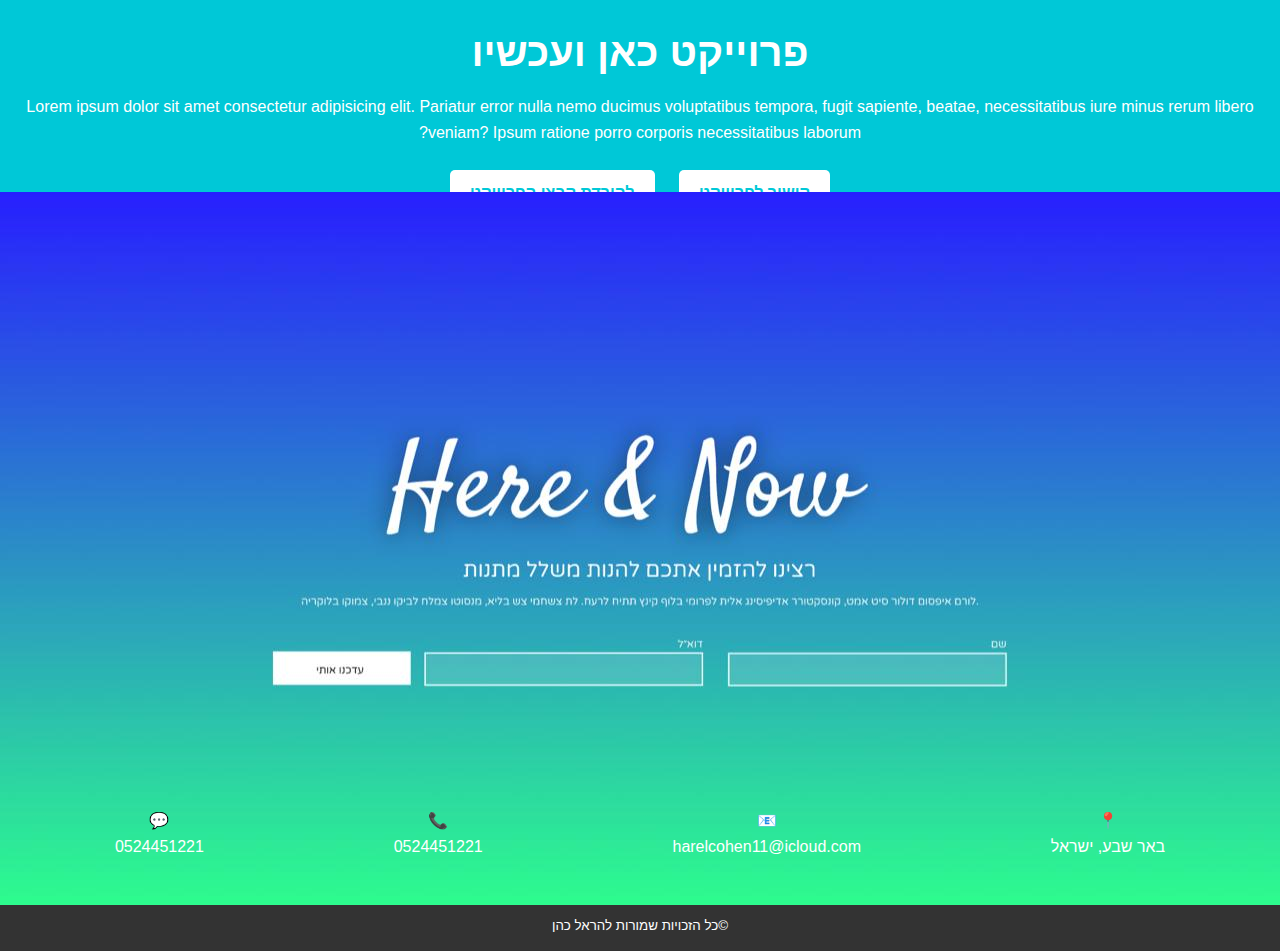
<file: html-Projects/project-Here&Now/preview/index.html>
<!DOCTYPE html>
<html lang="he" dir="rtl">
  <head>
    <meta charset="UTF-8" />
    <meta name="viewport" content="width=device-width, initial-scale=1.0" />
    <title>preview-Bar</title>
    <link rel="stylesheet" href="style.css" />
  </head>

  <body>
    <header>
      <h1>פרוייקט כאן ועכשיו</h1>
      <p>
        Lorem ipsum dolor sit amet consectetur adipisicing elit. Pariatur error
        nulla nemo ducimus voluptatibus tempora, fugit sapiente, beatae,
        necessitatibus iure minus rerum libero veniam? Ipsum ratione porro
        corporis necessitatibus laborum?
      </p>
      <div class="buttons">
        <a href="#">קישור לפרוייקט</a>
        <a href="#">להורדת קבצי הפרוייקט</a>
      </div>
    </header>
    <section>
      <div class="icons">
        <img src="../../../portfolio/images/icons/img-HTML.png" alt="" />
        <img src="../../../portfolio/images/icons/img-CSS.png" alt="" />
        <img src="../../../portfolio/images/icons/img-Bootstrap.png" alt="" />
      </div>
    </section>

    <section class="content">
      <div class="image-placeHolder">
        <img src="project-Here&Now.jpg" />
      </div>
    </section>

    <footer>
      <div class="contact">
        <div>
          <span>📍</span>
          <span>באר שבע, ישראל</span>
        </div>
        <div>
          <span>📧</span>
          <span>harelcohen11@icloud.com</span>
        </div>
        <div>
          <span>📞</span>
          <span>0524451221</span>
        </div>
        <div>
          <span>💬</span>
          <span>0524451221</span>
        </div>
      </div>
    </footer>
    <small>&copy;כל הזכויות שמורות להראל כהן</small>
  </body>
</html>
</file>
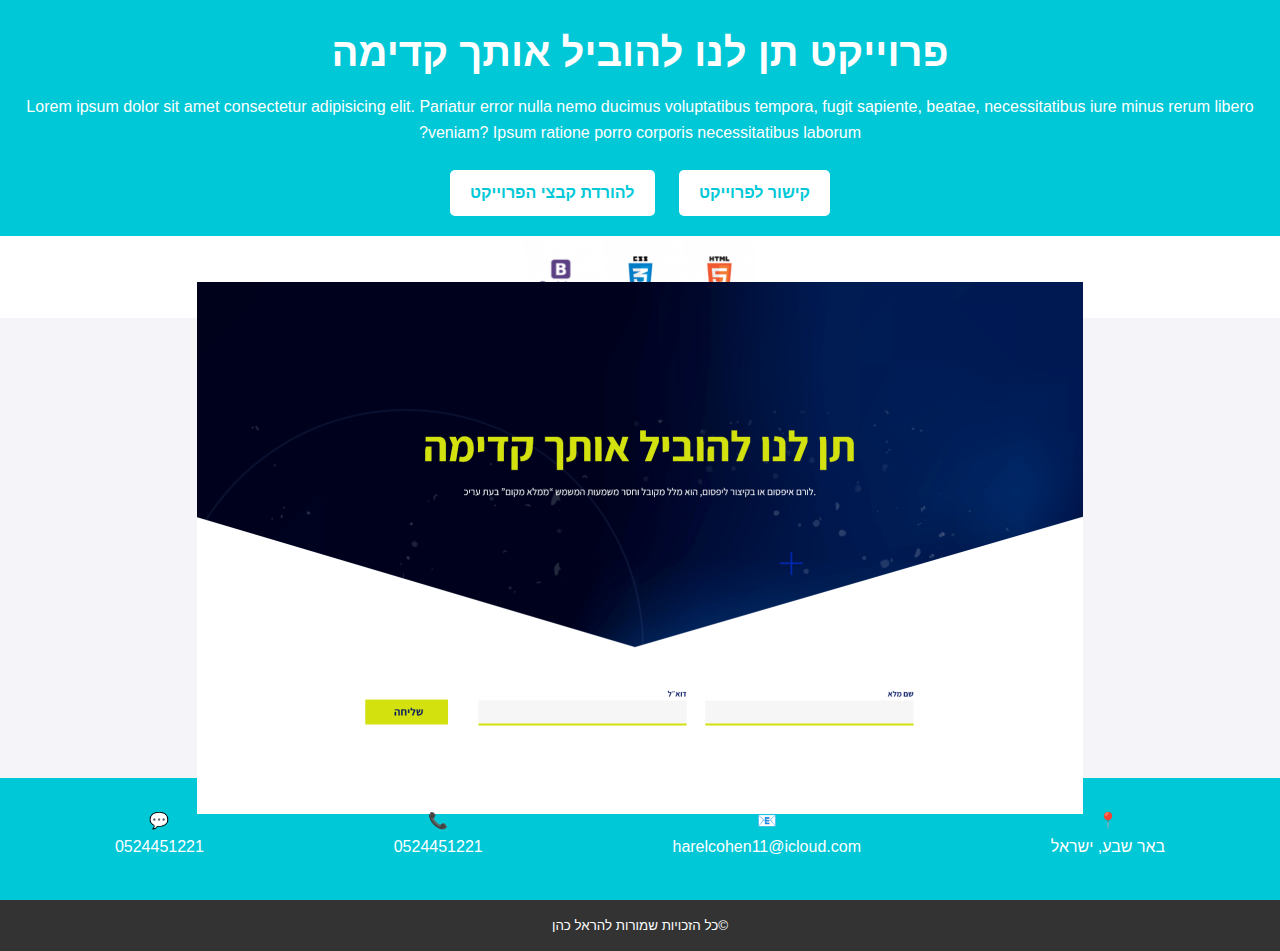
<file: html-Projects/project-lead/preview/index.html>
<!DOCTYPE html>
<html lang="he" dir="rtl">
  <head>
    <meta charset="UTF-8" />
    <meta name="viewport" content="width=device-width, initial-scale=1.0" />
    <title>preview-Bar</title>
    <link rel="stylesheet" href="style.css" />
  </head>

  <body>
    <header>
      <h1>פרוייקט תן לנו להוביל אותך קדימה</h1>
      <p>
        Lorem ipsum dolor sit amet consectetur adipisicing elit. Pariatur error
        nulla nemo ducimus voluptatibus tempora, fugit sapiente, beatae,
        necessitatibus iure minus rerum libero veniam? Ipsum ratione porro
        corporis necessitatibus laborum?
      </p>
      <div class="buttons">
        <a href="#">קישור לפרוייקט</a>
        <a href="#">להורדת קבצי הפרוייקט</a>
      </div>
    </header>
    <section>
      <div class="icons">
        <img src="../../../portfolio/images/icons/img-HTML.png" alt="" />
        <img src="../../../portfolio/images/icons/img-CSS.png" alt="" />
        <img src="../../../portfolio/images/icons/img-Bootstrap.png" alt="" />
      </div>
    </section>

    <section class="content">
      <div class="image-placeHolder">
        <img src="project-img-4.png" />
      </div>
    </section>

    <footer>
      <div class="contact">
        <div>
          <span>📍</span>
          <span>באר שבע, ישראל</span>
        </div>
        <div>
          <span>📧</span>
          <span>harelcohen11@icloud.com</span>
        </div>
        <div>
          <span>📞</span>
          <span>0524451221</span>
        </div>
        <div>
          <span>💬</span>
          <span>0524451221</span>
        </div>
      </div>
    </footer>
    <small>&copy;כל הזכויות שמורות להראל כהן</small>
  </body>
</html>
</file>
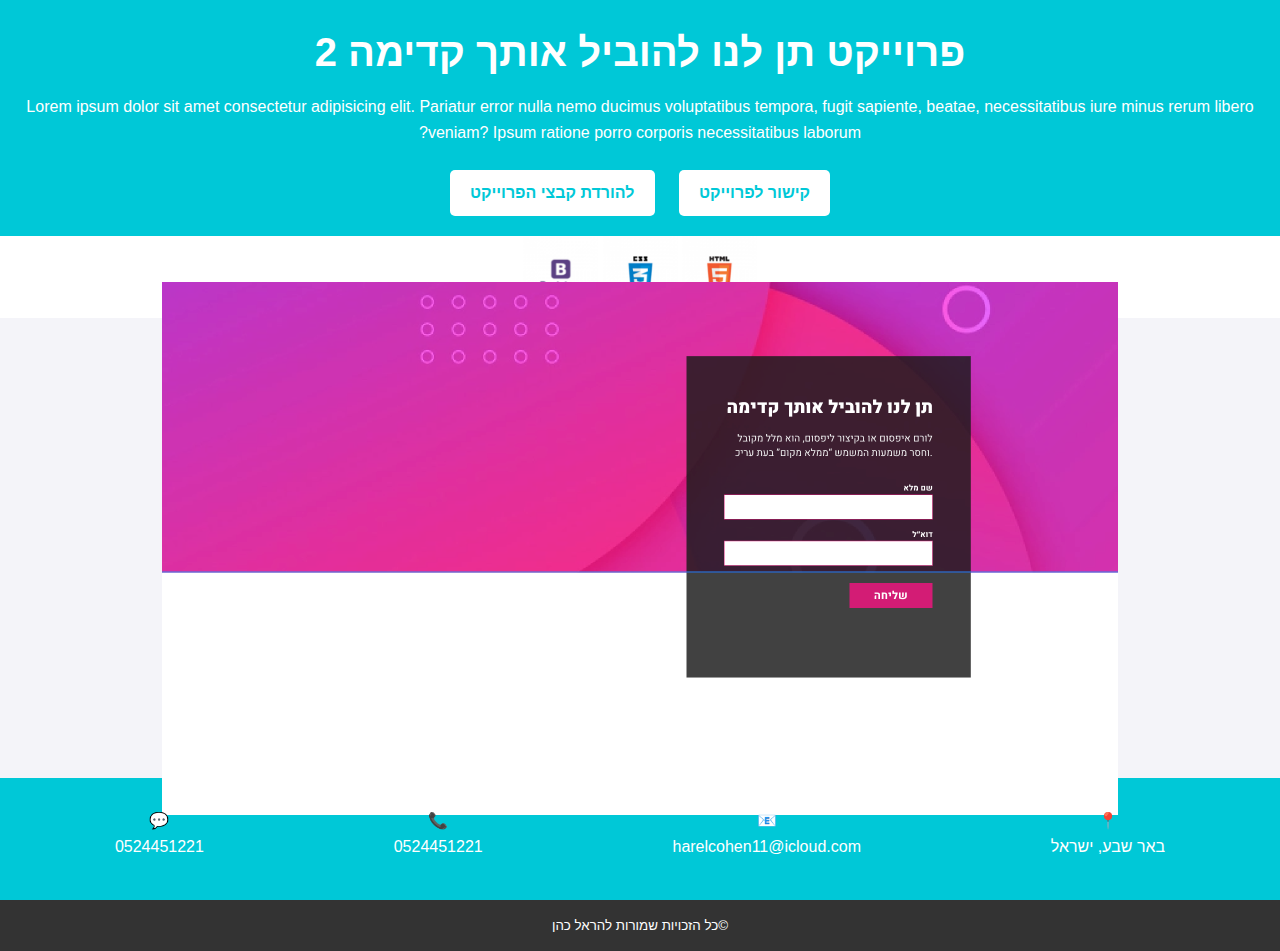
<file: html-Projects/project-pink/preview/index.html>
<!DOCTYPE html>
<html lang="he" dir="rtl">
  <head>
    <meta charset="UTF-8" />
    <meta name="viewport" content="width=device-width, initial-scale=1.0" />
    <title>preview-Bar</title>
    <link rel="stylesheet" href="style.css" />
  </head>

  <body>
    <header>
      <h1>פרוייקט תן לנו להוביל אותך קדימה 2</h1>
      <p>
        Lorem ipsum dolor sit amet consectetur adipisicing elit. Pariatur error
        nulla nemo ducimus voluptatibus tempora, fugit sapiente, beatae,
        necessitatibus iure minus rerum libero veniam? Ipsum ratione porro
        corporis necessitatibus laborum?
      </p>
      <div class="buttons">
        <a href="#">קישור לפרוייקט</a>
        <a href="#">להורדת קבצי הפרוייקט</a>
      </div>
    </header>
    <section>
      <div class="icons">
        <img src="../../../portfolio/images/icons/img-HTML.png" alt="" />
        <img src="../../../portfolio/images/icons/img-CSS.png" alt="" />
        <img src="../../../portfolio/images/icons/img-Bootstrap.png" alt="" />
      </div>
    </section>

    <section class="content">
      <div class="image-placeHolder">
        <img src="project-img-6.png" />
      </div>
    </section>

    <footer>
      <div class="contact">
        <div>
          <span>📍</span>
          <span>באר שבע, ישראל</span>
        </div>
        <div>
          <span>📧</span>
          <span>harelcohen11@icloud.com</span>
        </div>
        <div>
          <span>📞</span>
          <span>0524451221</span>
        </div>
        <div>
          <span>💬</span>
          <span>0524451221</span>
        </div>
      </div>
    </footer>
    <small>&copy;כל הזכויות שמורות להראל כהן</small>
  </body>
</html>
</file>
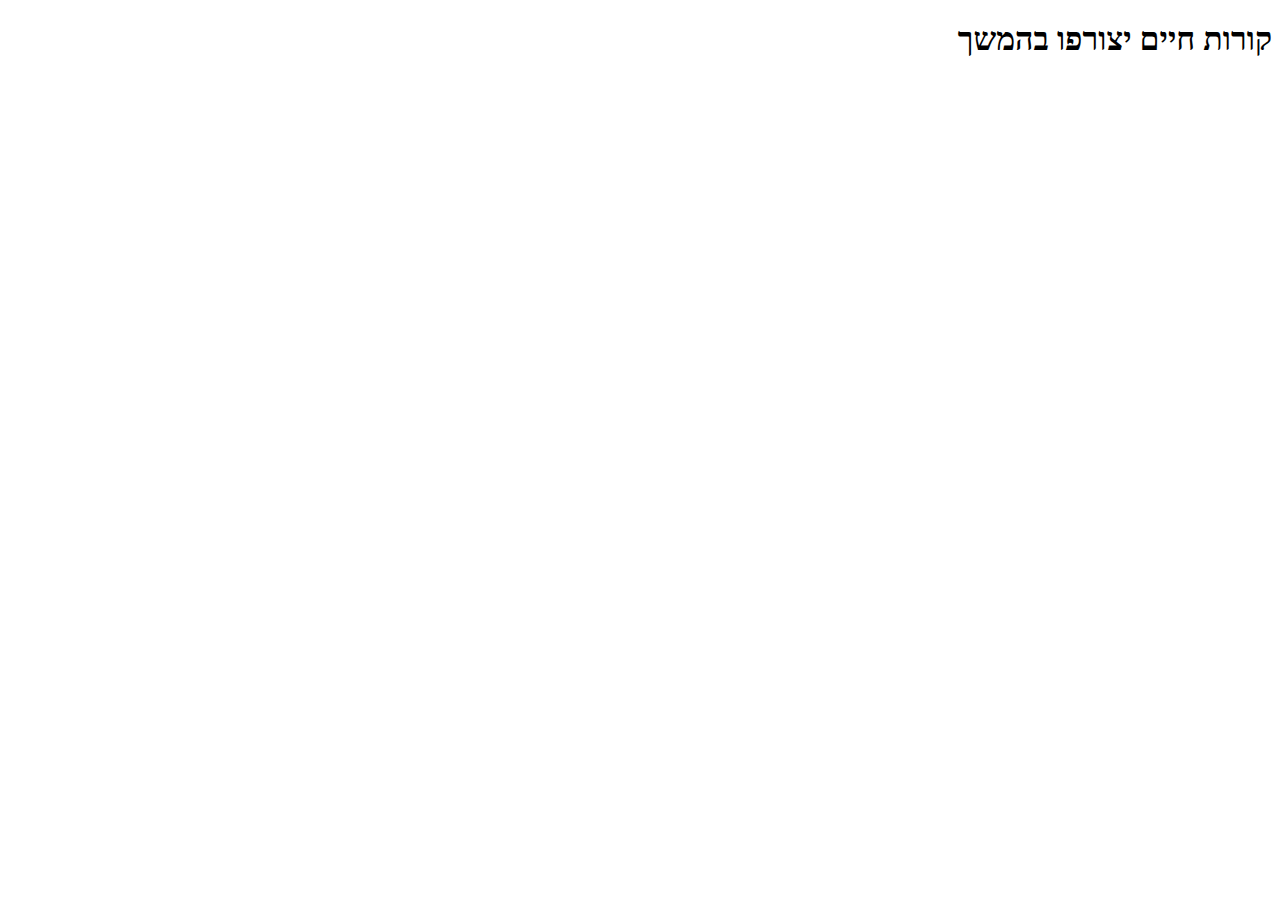
<file: resume.html>
<!DOCTYPE html>
<html lang="he" dir="rtl">
  <head>
    <meta charset="UTF-8" />
    <meta name="viewport" content="width=device-width, initial-scale=1.0" />
    <title>Resume</title>
  </head>
  <body>
    <h1>קורות חיים יצורפו בהמשך</h1>
  </body>
</html>
</file>
<file: styles/general.css>
@import url("https://fonts.googleapis.com/css2?family=Acme&family=Anton&family=Archivo+Black&family=Bungee+Tint&family=Fjalla+One&family=Lilita+One&family=Major+Mono+Display&family=Quicksand:wght@300..700&family=Roboto+Mono:ital,wght@0,100..700;1,100..700&family=Roboto:ital,wght@0,100;0,300;0,400;0,500;0,700;0,900;1,100;1,300;1,400;1,500;1,700;1,900&family=Rowdies:wght@300;400;700&family=Rubik+Moonrocks&family=Walter+Turncoat&display=swap");

* {
    padding: 0;
    margin: 0;
    box-sizing: border-box;
}

html{
    scroll-behavior: smooth;
}

body {
    font-family: "Anton", serif;
    font-weight: 400;
    font-style: normal;
    line-height: 1.6;
    color: #333;
    background-color: #f9f9f9;
    animation: fadeIn 1.5s ease-in-out forwards;
}

@keyframes fadeIn{
    from{
        opacity: 0;
    }

    to{
        opacity: 1;
    }
}
</file>
<file: styles/header.css>
.header{
    background-color: #fff;
    padding: 15px 20px;
    display: flex;
    justify-content: space-between;
    align-items: center;
    box-shadow: rgba(50, 50, 93, 0.25) 0px 6px 12px -2px, rgba(0, 0, 0, 0.3) 0px 3px 7px -3px;
    position: sticky;
    top: 0;
    z-index: 1000;
    transition: box-shadow 0.3s ease-in-out;
}

.header:hover{
    box-shadow: rgba(0, 0, 0, 0.16) 0px 10px 36px 0px,
    rgba(0, 0, 0, 0.06) 0px 0px 0px 1px;
}

.header .logo{
    display: flex;
    align-items: center;
    gap: 10px;
}

.header .logo img{
    width: 40px;
    height: 40px;
    border-radius: 50%;
    object-fit: cover;
}

.header .logo span{
    font-size: 1.5em;
    font-weight: 600;
}
.header .nav-links{
    display: flex;
    gap: 33px;
    list-style: none;
}
.header .nav-links a{
    color: #333;
    text-decoration: none;
    font-weight: 600;
    font-size: 1.3rem;
    transition: color 0.3s ease-in-out;
}
.header .nav-links a:hover{
    color: #00bcd4;
}
</file>
<file: styles/contact.css>
.contact{
    background-color: #0072ff;
    color: #fff;
    text-align: center;
    padding: 50px 20px;
}

.contact h2 {
    font-size: 2.5rem;
margin-bottom: 15px;
}

.contact p {
    font-size: 1.2rem;
margin-bottom: 20px;
}

.contact form{
    max-width: 500px;
    margin: 0 auto;
    background-color: #333;
    padding: 20px;
    border-radius: 10px;
    box-shadow: rgba(0, 0, 0, 0.3) 0px 19px 38px, rgba(0, 0, 0, 0.22) 0px 15px 12px;
}

.contact form label{
    display: flex;
    text-align: right;
    font-size: 1.2rem;
    color: #fff;
}

.contact form input, .contact form textarea{
    width: 100%;
padding: 10px;
margin: 10px 0;
border-bottom: 5px solid #005bb5;
border-left: 0;
border-right: 0;
border-top: 0;
font-size: 1rem;
}

.contact .btn{
background-color: #fff;
text-decoration: none;
color: #0072ff;
padding: 10px 20px;
border-radius: 5px;
transition: background 0.5s ease;
}

.contact .btn:hover{
    background-color: #005bb5;
    color: #fff;
}

footer{
    background-color: #333;
    color: #fff;
    text-align: center;
    padding: 15px;
    margin-top: 20px;
}

.year-number{
    font-family: Arial, "Helvetica Neue", Helvetica, sans-serif;
}
</file>
<file: styles/hero.css>
.container{
    width: 90%;
    max-width: 1200px;
    margin: 0 auto;
}
#hero{
    background: linear-gradient(to right,#4facfe,#00f2fe);
    height: 100vh;
    display: flex;
    justify-content: center;
    align-items: center;
    text-align: center;
    color: #fff;
    padding: 20px;
}

.hero-content{
    display: flex;
    justify-content: center;
    align-items: center;
    gap: 40px;
    flex-wrap: wrap;
}

.hero-text{
max-width: 600px;
text-align: left;
}

.hero-text h1{
    font-size: 3rem;
    margin: bottom 20px; ;
}

.hero-text h1 span{
    color: #ff6347;
}

.hero-text p{
font-size: 1.2rem;
margin-bottom: 20px;
}
.hero-text .btn{
    background-color: #fff;
    color:#0072ff ;
    text-decoration: none;
    padding: 10px 20px;
    border-radius: 5px;
    transition: background 0.5s ease, color 0.5s ease;
}

.hero-text .btn:hover{
    background-color:#0072ff ;
    color: #fff;
}

.hero-image img{
    width: 150px;
    height: 150px;
    object-fit: cover;
    border-radius: 50%;
    transition: box-shadow 0.5s ease, transform 0.5s ease;
}
.hero-image img:hover{
    box-shadow: rgba(255, 255, 255, 0.1) 0px 1px 1px 0px inset,
    rgba(50, 50, 93, 0.25) 0px 50px 100px -20px,
    rgba(0, 0, 0, 0.3) 0px 30px 60px -30px;
    transform: scale(1.05);
}

@media screen and (max-width: 600px){
    .hero-text h1{
        font-size: 5.5rem;
    }
    .hero-text p {
        font-size: 3rem;
    }
}
</file>
<file: styles/projects.css>
.projects{
    background-color: #f4f4f4;
    padding: 50px 20px;
    margin-top: 2rem;
}
.projects h2{
    text-align: center;
    font-size: 2rem;
    margin-bottom: 20px;
}

.projects-grid{
    display: grid;
    grid-template-columns: repeat(auto-fit, minmax(300px,1fr));
    gap: 20px;
}
.project-card{
    background-color: #fff;
    border-radius: 10px;
    text-align: center;
    box-shadow: 0px 4px 10px rgb(0, 0, 0, 0.5);
}
.project-card img{
    width: 100%;
}
.project-card h3{
    margin: 10px 0;
    font-size: 1.2rem;
}
.project-card p{
    padding: 0 15px;
    font-size: 1rem;
    font-family: Arial, "Helvetica Neue", Helvetica, sans-serif;
    color: #555;
}
.project-card .btn{
    display: inline-block;
    margin: 10px;
    padding: 5px 10px;
    background-color: #0072ff;
    color: #fff;
    text-decoration: none;
    border-radius: 5px;
    font-size: 0.9rem;
    transition: background-color 0.5s ease;
}
.project-card .btn:hover{
    background-color: #005bb5;
}
</file>
<file: styles/about.css>
.skills{
    display: flex;
    justify-content: center;
    align-items: center;
    margin-bottom: 30px;
}
.skills img{
    width: 80px;
    height: 80px;
}
.about-container{
    display: flex;
    flex-direction: column;
    flex-wrap: wrap;
    justify-content: center;
    align-items: center;
    gap: 40px;
}

.about-img img{
    width: 150px;
    height: 150px;
    border-radius: 50%;
    object-fit: cover;
    box-shadow: 0 4px 10px rgba(0, 0, 0, 0.1);
}
.about-text{
    max-width: 600px;
text-align: center;
}
.about-text h2{
    font-size: 2rem;
    margin-bottom: 15px;
}
.about-text p{
    font-size: 1rem;
    line-height: 1.6;
    color: #555;
    margin-bottom: 15px;
}
.about-text .btn{
    background-color: #00bcd4;
    color: #fff;
    padding: 10px 20px;
    text-decoration: none;
    border-radius: 5px;
    font-weight: bold;
    transition:background 0.5s ease ;
}
.about-text .btn:hover{
    background-color: #0072ff;
}
</file>
<file: portfolio/styles/general.css>
@import url("https://fonts.googleapis.com/css2?family=Acme&family=Anton&family=Archivo+Black&family=Bungee+Tint&family=Fjalla+One&family=Lilita+One&family=Major+Mono+Display&family=Quicksand:wght@300..700&family=Roboto+Mono:ital,wght@0,100..700;1,100..700&family=Roboto:ital,wght@0,100;0,300;0,400;0,500;0,700;0,900;1,100;1,300;1,400;1,500;1,700;1,900&family=Rowdies:wght@300;400;700&family=Rubik+Moonrocks&family=Walter+Turncoat&display=swap");

* {
    padding: 0;
    margin: 0;
    box-sizing: border-box;
}

html{
    scroll-behavior: smooth;
}

body {
    font-family: "Anton", serif;
    font-weight: 400;
    font-style: normal;
    line-height: 1.6;
    color: #333;
    background-color: #f9f9f9;
    animation: fadeIn 1.5s ease-in-out forwards;
}

@keyframes fadeIn{
    from{
        opacity: 0;
    }

    to{
        opacity: 1;
    }
}
</file>
<file: portfolio/styles/header.css>
.header{
    background-color: #fff;
    padding: 15px 20px;
    display: flex;
    justify-content: space-between;
    align-items: center;
    box-shadow: rgba(50, 50, 93, 0.25) 0px 6px 12px -2px, rgba(0, 0, 0, 0.3) 0px 3px 7px -3px;
    position: sticky;
    top: 0;
    z-index: 1000;
    transition: box-shadow 0.3s ease-in-out;
}

.header:hover{
    box-shadow: rgba(0, 0, 0, 0.16) 0px 10px 36px 0px,
    rgba(0, 0, 0, 0.06) 0px 0px 0px 1px;
}

.header .logo{
    display: flex;
    align-items: center;
    gap: 10px;
}

.header .logo img{
    width: 40px;
    height: 40px;
    border-radius: 50%;
    object-fit: cover;
}

.header .logo span{
    font-size: 1.5em;
    font-weight: 600;
}
.header .nav-links{
    display: flex;
    gap: 33px;
    list-style: none;
}
.header .nav-links a{
    color: #333;
    text-decoration: none;
    font-weight: 600;
    font-size: 1.3rem;
    transition: color 0.3s ease-in-out;
}
.header .nav-links a:hover{
    color: #00bcd4;
}
</file>
<file: portfolio/styles/hero.css>
.container{
    width: 90%;
    max-width: 1200px;
    margin: 0 auto;
}
#hero{
    background: linear-gradient(to right,#4facfe,#00f2fe);
    height: 100vh;
    display: flex;
    justify-content: center;
    align-items: center;
    text-align: center;
    color: #fff;
    padding: 20px;
}

.hero-content{
    display: flex;
    justify-content: center;
    align-items: center;
    gap: 40px;
    flex-wrap: wrap;
}

.hero-text{
max-width: 600px;
text-align: left;
}

.hero-text h1{
    font-size: 3rem;
    margin: bottom 20px; ;
}

.hero-text h1 span{
    color: #ff6347;
}

.hero-text p{
font-size: 1.2rem;
margin-bottom: 20px;
}
.hero-text .btn{
    background-color: #fff;
    color:#0072ff ;
    text-decoration: none;
    padding: 10px 20px;
    border-radius: 5px;
    transition: background 0.5s ease, color 0.5s ease;
}

.hero-text .btn:hover{
    background-color:#0072ff ;
    color: #fff;
}

.hero-image img{
    width: 150px;
    height: 150px;
    object-fit: cover;
    border-radius: 50%;
    transition: box-shadow 0.5s ease, transform 0.5s ease;
}
.hero-image img:hover{
    box-shadow: rgba(255, 255, 255, 0.1) 0px 1px 1px 0px inset,
    rgba(50, 50, 93, 0.25) 0px 50px 100px -20px,
    rgba(0, 0, 0, 0.3) 0px 30px 60px -30px;
    transform: scale(1.05);
}

@media screen and (max-width: 600px){
    .hero-text h1{
        font-size: 2rem;
    }
}
</file>
<file: portfolio/styles/about.css>
.skills{
    display: flex;
    justify-content: center;
    align-items: center;
    margin-bottom: 30px;
}
.skills img{
    width: 80px;
    height: 80px;
}
.about-container{
    display: flex;
    flex-direction: column;
    flex-wrap: wrap;
    justify-content: center;
    align-items: center;
    gap: 40px;
}

.about-img img{
    width: 150px;
    height: 150px;
    border-radius: 50%;
    object-fit: cover;
    box-shadow: 0 4px 10px rgba(0, 0, 0, 0.1);
}
.about-text{
    max-width: 600px;
text-align: center;
}
.about-text h2{
    font-size: 2rem;
    margin-bottom: 15px;
}
.about-text p{
    font-size: 1rem;
    line-height: 1.6;
    color: #555;
    margin-bottom: 15px;
}
.about-text .btn{
    background-color: #00bcd4;
    color: #fff;
    padding: 10px 20px;
    text-decoration: none;
    border-radius: 5px;
    font-weight: bold;
    transition:background 0.5s ease ;
}
.about-text .btn:hover{
    background-color: #0072ff;
}
</file>
<file: portfolio/styles/projects.css>
.projects{
    background-color: #f4f4f4;
    padding: 50px 20px;
    margin-top: 2rem;
}
.projects h2{
    text-align: center;
    font-size: 2rem;
    margin-bottom: 20px;
}

.projects-grid{
    display: grid;
    grid-template-columns: repeat(auto-fit, minmax(300px,1fr));
    gap: 20px;
}
.project-card{
    background-color: #fff;
    border-radius: 10px;
    text-align: center;
    box-shadow: 0px 4px 10px rgb(0, 0, 0, 0.5);
}
.project-card img{
    width: 100%;
}
.project-card h3{
    margin: 10px 0;
    font-size: 1.2rem;
}
.project-card p{
    padding: 0 15px;
    font-size: 1rem;
    font-family: Arial, "Helvetica Neue", Helvetica, sans-serif;
    color: #555;
}
.project-card .btn{
    display: inline-block;
    margin: 10px;
    padding: 5px 10px;
    background-color: #0072ff;
    color: #fff;
    text-decoration: none;
    border-radius: 5px;
    font-size: 0.9rem;
    transition: background-color 0.5s ease;
}
.project-card .btn:hover{
    background-color: #005bb5;
}
</file>
<file: portfolio/styles/contact.css>
.contact{
    background-color: #0072ff;
    color: #fff;
    text-align: center;
    padding: 50px 20px;
}

.contact h2 {
    font-size: 2.5rem;
margin-bottom: 15px;
}

.contact p {
    font-size: 1.2rem;
margin-bottom: 20px;
}

.contact form{
    max-width: 500px;
    margin: 0 auto;
    background-color: #333;
    padding: 20px;
    border-radius: 10px;
    box-shadow: rgba(0, 0, 0, 0.3) 0px 19px 38px, rgba(0, 0, 0, 0.22) 0px 15px 12px;
}

.contact form label{
    display: flex;
    text-align: right;
    font-size: 1.2rem;
    color: #fff;
}

.contact form input, .contact form textarea{
    width: 100%;
padding: 10px;
margin: 10px 0;
border-bottom: 5px solid #005bb5;
border-left: 0;
border-right: 0;
border-top: 0;
font-size: 1rem;
}

.contact .btn{
background-color: #fff;
text-decoration: none;
color: #0072ff;
padding: 10px 20px;
border-radius: 5px;
transition: background 0.5s ease;
}

.contact .btn:hover{
    background-color: #005bb5;
    color: #fff;
}

footer{
    background-color: #333;
    color: #fff;
    text-align: center;
    padding: 15px;
    margin-top: 20px;
}

.year-number{
    font-family: Arial, "Helvetica Neue", Helvetica, sans-serif;
}
</file>
<file: html-Projects/project-coffee/style.css>
/* הוספת פונט מקובץ CSS */
@import url("https://fonts.googleapis.com/css2?family=Heebo:wght@100..900&display=swap");

:root {
  --primary-color: #020253;
  --bg-color: #e5eeff;
}

* {
  margin: 0;
  padding: 0;
  box-sizing: border-box;
}

body {
  font-family: "Heebo", "Arial", sans-serif;
}

h1,
p,
label {
  color: var(--primary-color);
}

.container {
  display: flex;
}

.container-img {
  width: 60vw;
}

img {
  width: 100%;
  height: 100vh;
  object-fit: cover;
}
.container-form {
  width: 40vw;
  direction: rtl;
  padding: 0 5em;
  display: flex;
  flex-direction: column;
  align-items: center;
  margin-top: 10em;
}

.form-control {
  display: flex;
  flex-direction: column;
}

label {
  font: normal normal bold 16px/24px Heebo;
  color: #2c2c2c;
}

input[type="text"] {
  height: 35px;
  background: var(--bg-color);
  border-bottom: 5px solid var(--primary-color);
}

input[type="email"] {
  height: 35px;
  background: var(--bg-color);
  border-bottom: 5px solid var(--primary-color);
}

input[type="submit"] {
  font: normal normal bold 16px/24px Heebo;
  width: 50%;
  height: 50px;
  background: var(--primary-color) 0% 0% no-repeat padding-box;
  color: #ffffff;
  letter-spacing: 0.33px;
  margin: 20px;
}

@media (max-width: 450px) {
  .container {
    flex-direction: column;
  }

  .container-img,
  img {
    width: 100%;
    height: 100%;
  }

  .container-form {
    width: 100%;
    margin: 1rem auto;
  }
}
</file>
<file: html-Projects/project-explore/style.css>
body {
    margin: 0;
    font-family: Arial, "Helvetica Neue", Helvetica, sans-serif;
    background-color: #E5EEFF;
    color: #000;
}

.container {
    display: grid;
    grid-template-columns: 2fr 1fr;
    gap: 20px;
    padding: 20px;
    max-width: 1200px;
    margin: 0 auto;
}

.gallery {
    display: grid;
    grid-template-columns: repeat(3, 1fr);
    gap: 10px;
}

.gallery img {
    width: 100%;
    height: auto;
    border-radius: 5px;
}

.gallery img.large {
    grid-column: span 2;
    grid-row: span 2;
}

.content {
    background-color: #8E097C;
    color: #fff;
    padding: 30px;
    border-radius: 10px;
}

.content h1 {
    font-size: 2.5rem;
    margin-bottom: 20px;
    color: #fff;
}

.content p {
    font-size: 1.2em;
    margin-bottom: 30px;
    line-height: 1.6;
}

.form {
    display: flex;
    flex-direction: column;
    gap: 15px;
}

.form input,
.form textarea {
    padding: 10px;
    font-size: 1rem;
    border: none;
    border-radius: 5px;
}

.form button {
    background-color: #0EE1DA;
    color: #011560;
    padding: 10px;
    font-size: 1.2rem;
    border: none;
    cursor: pointer;
}

.form label {
    font-size: 1rem;
    color: #0EE1DA;
}

.form input,
.form textarea {
    border-bottom: 5px solid #0EE1DA;
}
</file>
<file: html-Projects/project-Free-Consulation/style.css>
body {
    margin: 0;
    font-family: Arial, "Helvetica Neue", Helvetica, sans-serif;
    background-color: #fff;
    color: #2C2C2C;
    height: 100vh;
    display: flex;
    justify-content: center;
    align-items: center;
}

.container{
    width: 100%;
    max-width: 1200px;
    display: flex;
    align-items: center;
    justify-content: space-between;
    padding: 20px;
}

.form-section{
    width: 50%;
}

    .form-section h2{
        font-size: 3rem;
        font-weight: bold;
        color: #FDBD03;
        text-align: center;
        margin-bottom: 1rem;
    }

    .form-section p{
    font-size: 1rem;
    text-align: center;
    margin-bottom: 2px;
    color: #020253;
    }

    form{
        display: flex;
        flex-direction: column;
        align-items: flex-end;
    }

    label{
        color: #2C2C2C;
        font-size: 0.9rem;
        margin-bottom: 0.5rem;
    }

    input,textarea{
        width: 100%;
        padding: 10px;
        margin-bottom: 1rem;
        border-bottom: 5px solid #FDBD03 ;
        background-color: #E5EEFF;
        border-left: 0;
        border-right: 0;
        border-top: 0;
    }

    button{
        background-color: #FDBD03;
        color: #000000;
        padding: 10px 20px;
        border: none;
        cursor: pointer;
        font-size: 1rem;
    }

    .image-section{
        width: 40%;
        display: flex;
        align-items: center;
        justify-content: center;
    }

    .image-section img{
        max-width: 100%;
        height: auto;
    }

    .whatsapp-icon{
        position: absolute;
        top: 20px;
        left: 20px;
        background-color: #FDBD03;
        border-radius: 50%;
        width: 32px;
        padding: 10px;
    }

    .whatsapp-icon img{
        width: 30px;
        height: 30px;
    }
</file>
<file: html-Projects/project-lead/style.css>
*{
    margin: 0;
    padding: 0;
    box-sizing: border-box;
}

body{
    font-family: Arial, "Helvetica Neue", Helvetica, sans-serif;
    background-color: #fff;
    text-align: center;
}

.container{
    display: flex;
    flex-direction: column;
    align-items: center;
    justify-content: center;
    height: 100vh;
    position: relative;
}

.background{
    position: absolute;
    top:0;
    left: 0;
    width: 100%;
    z-index: -1;
    height: 60vh;
}

.form-box h1{
    color: #D3E10E;
    font-weight: bold;
    font-size: 3rem;
    margin-bottom: 2rem;
}

.form-box{
        padding: 40px;
        border-radius: 15px;
        max-width: 600px;
        text-align: center;
        width: 90%;
        position: relative;
}

.form-box p{
    color: #F9F9F9;
    font-size: 1rem;
    margin-bottom: 29rem;
}

.background img{
    width: 100%;
}

.form-box span{
    margin-bottom: 200px;
}

form{
    display: flex;
    flex-direction: row;
    justify-content: center;
    align-items: center;
    gap: 15px;
}

form label{
    font-size: 14px;
    color: #011560;
    font-weight: bold;
    display: block;
    text-align: right;
}

form div{
margin-top: 15px;
}

form input{
    padding: 12px;
    background-color: #F6F6F6;
    border-bottom: 4px solid #D3E10E;
    border-top:0;
    border-left:0;
    border-right:0;
    width: 250px;
    font-size: 16px;
    text-align: right;
}

button{
    padding: 12px 20px;
border: none;
background-color: #D3E10E;
color: #011560;
font-size: 1rem;
font-weight: bold;
cursor: pointer;
margin-top: 15px;
}
</file>
<file: html-Projects/project-pink/style.css>
*{
    margin: 0;
    padding: 0;
    box-sizing: border-box;
}

body{
    font-family: Arial, "Helvetica Neue", Helvetica, sans-serif;
    background: url(./images/background-image.png) no-repeat center center/cover;
    display: flex;
    justify-content: center;
    align-items: center;
 height: 45vh;
}

.form-container{
    background-color:#1A1A1AD4;
opacity: 0.8;
padding: 20px;
color: #FFFFFF;
text-align: center;
width: 380px;
height: 77vh;
position: absolute;
top: 10%;
left: 50%;
padding-top: 30px;
}

.form-container h1{
margin-bottom: 10px;
color: #fff;
font-weight: bold;
}

.form-container p {
    margin-top: 30px;
    margin-bottom: 50px;
}

form input{
    width: 100%;
    padding: 10px;
    margin: 10px 0;
    border: 1px solid #D31C75;
    background-color: #FFFFFF;
}

.submit-btn{
    background-color: #D31C75;
    color: #FFFFFF;
    border: none;
    padding: 10px;
    width: 30%;
    font-weight: bold;
    font-size: 1rem;
}

.button-wrapper{
    display: flex;

}

form label{
    display: flex;
}
</file>
<file: html-Projects/project-coffee/preview/style.css>
*{
    padding: 0;
    margin: 0;
    box-sizing: border-box;
}

body{
    font-family: Arial, "Helvetica Neue", Helvetica, sans-serif;
    line-height: 1.6;
    background-color: #f4f4f9;
    color: #333;
}

header{
    background-color: #00c8d7;
    padding: 20px;
    text-align: center;
}

header h1{
    font-size: 2.5rem;
    color: #fff;
}

header p{
    margin: 10px 0;
    font-size: 1rem;
    color: #fff;
}

header .buttons{
    margin-top: 25px;
}

header .buttons a{
    background-color: white;
    color: #00c8d7;
    text-decoration: none;
    padding: 10px 20px;
    border-radius: 5px;
font-weight: bold;
margin: 0 10px;
display: inline-block;
transition: background-color 0.5s ease, color 0.5s ease;
}

header .buttons a:hover{
    background-color: #70b2ba;
    color: #fff;
}

.icons{
    text-align: center;
    background-color: #fff;
}

.icons img{
    width: 75px;
}

.content{
    background-color: #eee;
    margin: 30px auto;
    max-width: 55%;
    height: 400px;
    border-radius: 10px;
display: flex;
justify-content: center;
align-items: center;
}

.image-placeHolder{
    width: 90%;
    height: 100%;
    display: flex;
    justify-content: center;
    align-items: center;
    box-shadow: rgba(0, 0, 0, 0.3) 0px 19px 38px, rgba(0, 0, 0, 0.22) 0px 15px 12px;
    border-radius: 5px;
}

footer {
    background-color: #00c8d7;
    color: white;
    padding: 20px;
    text-align: center;
}

footer .contact {
    display: flex;
    justify-content: space-around;
    flex-wrap: wrap;
    margin-bottom: 10px;
}

footer .contact div {
    text-align: center;
    margin: 10px 0;
    display: block;
}

footer .contact div span{
    display: block;
}

small{
    display: block;
    background-color: #333;
    color: white;
    padding: 15px;
    text-align: center;
}
</file>
<file: html-Projects/project-explore/preview/style.css>
* {
    padding: 0;
    margin: 0;
    box-sizing: border-box;
}

body {
    font-family: Arial, "Helvetica Neue", Helvetica, sans-serif;
    line-height: 1.6;
    background-color: #f4f4f9;
    color: #333;
}

header {
    background-color: #00c8d7;
    padding: 20px;
    text-align: center;
}

header h1 {
    font-size: 2.5rem;
    color: #fff;
}

header p {
    margin: 10px 0;
    font-size: 1rem;
    color: #fff;
}

header .buttons {
    margin-top: 25px;
}

header .buttons a {
    background-color: white;
    color: #00c8d7;
    text-decoration: none;
    padding: 10px 20px;
    border-radius: 5px;
    font-weight: bold;
    margin: 0 10px;
    display: inline-block;
    transition: background-color 0.5s ease, color 0.5s ease;
}

header .buttons a:hover {
    background-color: #70b2ba;
    color: #fff;
}

.icons {
    text-align: center;
    background-color: #fff;
}

.icons img {
    width: 75px;
}

.content {
    background-color: #eee;
    margin: 30px auto;
    max-width: 55%;
    height: 400px;
    border-radius: 10px;
    display: flex;
    justify-content: center;
    align-items: center;
}

.image-placeHolder {
    width: 90%;
    height: 100%;
    display: flex;
    justify-content: center;
    align-items: center;
    box-shadow: rgba(0, 0, 0, 0.3) 0px 19px 38px, rgba(0, 0, 0, 0.22) 0px 15px 12px;
    border-radius: 5px;
}

footer {
    background-color: #00c8d7;
    color: white;
    padding: 20px;
    text-align: center;
}

footer .contact {
    display: flex;
    justify-content: space-around;
    flex-wrap: wrap;
    margin-bottom: 10px;
}

footer .contact div {
    text-align: center;
    margin: 10px 0;
    display: block;
}

footer .contact div span{
    display: block;
}

small{
    display: block;
    background-color: #333;
    color: white;
    padding: 15px;
    text-align: center;
}
</file>
<file: html-Projects/project-Free-Consulation/preview/style.css>
*{
    padding: 0;
    margin: 0;
    box-sizing: border-box;
}

body{
    font-family: Arial, "Helvetica Neue", Helvetica, sans-serif;
    line-height: 1.6;
    background-color: #f4f4f9;
    color: #333;
}

header{
    background-color: #00c8d7;
    padding: 20px;
    text-align: center;
}

header h1{
    font-size: 2.5rem;
    color: #fff;
}

header p{
    margin: 10px 0;
    font-size: 1rem;
    color: #fff;
}

header .buttons{
    margin-top: 25px;
}

header .buttons a{
    background-color: white;
    color: #00c8d7;
    text-decoration: none;
    padding: 10px 20px;
    border-radius: 5px;
font-weight: bold;
margin: 0 10px;
display: inline-block;
transition: background-color 0.5s ease, color 0.5s ease;
}

header .buttons a:hover{
    background-color: #70b2ba;
    color: #fff;
}

.icons{
    text-align: center;
    background-color: #fff;
}

.icons img{
    width: 75px;
}

.content{
    background-color: #eee;
    margin: 30px auto;
    max-width: 55%;
    height: 400px;
    border-radius: 10px;
display: flex;
justify-content: center;
align-items: center;
}

.image-placeHolder{
    width: 90%;
    height: 100%;
    display: flex;
    justify-content: center;
    align-items: center;
    box-shadow: rgba(0, 0, 0, 0.3) 0px 19px 38px, rgba(0, 0, 0, 0.22) 0px 15px 12px;
    border-radius: 5px;
}

footer {
    background-color: #00c8d7;
    color: white;
    padding: 20px;
    text-align: center;
}

footer .contact {
    display: flex;
    justify-content: space-around;
    flex-wrap: wrap;
    margin-bottom: 10px;
}

footer .contact div {
    text-align: center;
    margin: 10px 0;
    display: block;
}

footer .contact div span{
    display: block;
}

small{
    display: block;
    background-color: #333;
    color: white;
    padding: 15px;
    text-align: center;
}
</file>
<file: html-Projects/project-Here&Now/preview/style.css>
* {
    padding: 0;
    margin: 0;
    box-sizing: border-box;
}

body {
    font-family: Arial, "Helvetica Neue", Helvetica, sans-serif;
    line-height: 1.6;
    background-color: #f4f4f9;
    color: #333;
    animation: coolPageFadeIn 0.7s ease-in-out forwards;
}

header {
    background-color: #00c8d7;
    padding: 20px;
    text-align: center;
}

header h1 {
    font-size: 2.5rem;
    color: #fff;
}

header p {
    margin: 10px 0;
    font-size: 1rem;
    color: #fff;
}

header .buttons {
    margin-top: 25px;
}

header .buttons a {
    background-color: white;
    color: #00c8d7;
    text-decoration: none;
    padding: 10px 20px;
    border-radius: 5px;
    font-weight: bold;
    margin: 0 10px;
    display: inline-block;
    transition: background-color 0.5s ease, color 0.5s ease;
}

header .buttons a:hover {
    background-color: #70b2ba;
    color: #fff;
}

.icons {
    text-align: center;
    background-color: #fff;
}

.icons img {
    width: 75px;
}

.content {
    background-color: #eee;
    margin: 30px auto;
    max-width: 55%;
    height: 400px;
    border-radius: 10px;
    display: flex;
    justify-content: center;
    align-items: center;
}

.image-placeHolder {
    width: 90%;
    height: 100%;
    display: flex;
    justify-content: center;
    align-items: center;
    box-shadow: rgba(0, 0, 0, 0.3) 0px 19px 38px, rgba(0, 0, 0, 0.22) 0px 15px 12px;
    border-radius: 5px;
}

footer {
    background-color: #00c8d7;
    color: white;
    padding: 20px;
    text-align: center;
}

footer .contact {
    display: flex;
    justify-content: space-around;
    flex-wrap: wrap;
    margin-bottom: 10px;
}

footer .contact div {
    text-align: center;
    margin: 10px 0;
    display: block;
}

footer .contact div span {
    display: block;
}

small {
    display: block;
    background-color: #333;
    color: white;
    padding: 15px;
    text-align: center;
}

@keyframes coolPageFadeIn {
    0% {
        opacity: 0;
        transform: scale(0.95) translateY(20px);
    }

    50% {
        opacity: 0.7;
        transform: scale(1.02) translateY(10px);
    }

    100% {
        opacity: 1;
        transform: scale(1) translateY(0);
    }
}
</file>
<file: html-Projects/project-lead/preview/style.css>
*{
    padding: 0;
    margin: 0;
    box-sizing: border-box;
}

body{
    font-family: Arial, "Helvetica Neue", Helvetica, sans-serif;
    line-height: 1.6;
    background-color: #f4f4f9;
    color: #333;
}

header{
    background-color: #00c8d7;
    padding: 20px;
    text-align: center;
}

header h1{
    font-size: 2.5rem;
    color: #fff;
}

header p{
    margin: 10px 0;
    font-size: 1rem;
    color: #fff;
}

header .buttons{
    margin-top: 25px;
}

header .buttons a{
    background-color: white;
    color: #00c8d7;
    text-decoration: none;
    padding: 10px 20px;
    border-radius: 5px;
font-weight: bold;
margin: 0 10px;
display: inline-block;
transition: background-color 0.5s ease, color 0.5s ease;
}

header .buttons a:hover{
    background-color: #70b2ba;
    color: #fff;
}

.icons{
    text-align: center;
    background-color: #fff;
}

.icons img{
    width: 75px;
}

.content{
    background-color: #eee;
    margin: 30px auto;
    max-width: 55%;
    height: 400px;
    border-radius: 10px;
display: flex;
justify-content: center;
align-items: center;
}

.image-placeHolder{
    width: 90%;
    height: 100%;
    display: flex;
    justify-content: center;
    align-items: center;
    box-shadow: rgba(0, 0, 0, 0.3) 0px 19px 38px, rgba(0, 0, 0, 0.22) 0px 15px 12px;
    border-radius: 5px;
}

footer {
    background-color: #00c8d7;
    color: white;
    padding: 20px;
    text-align: center;
}

footer .contact {
    display: flex;
    justify-content: space-around;
    flex-wrap: wrap;
    margin-bottom: 10px;
}

footer .contact div {
    text-align: center;
    margin: 10px 0;
    display: block;
}

footer .contact div span{
    display: block;
}

small{
    display: block;
    background-color: #333;
    color: white;
    padding: 15px;
    text-align: center;
}
</file>
<file: html-Projects/project-pink/preview/style.css>
*{
    padding: 0;
    margin: 0;
    box-sizing: border-box;
}

body{
    font-family: Arial, "Helvetica Neue", Helvetica, sans-serif;
    line-height: 1.6;
    background-color: #f4f4f9;
    color: #333;
}

header{
    background-color: #00c8d7;
    padding: 20px;
    text-align: center;
}

header h1{
    font-size: 2.5rem;
    color: #fff;
}

header p{
    margin: 10px 0;
    font-size: 1rem;
    color: #fff;
}

header .buttons{
    margin-top: 25px;
}

header .buttons a{
    background-color: white;
    color: #00c8d7;
    text-decoration: none;
    padding: 10px 20px;
    border-radius: 5px;
font-weight: bold;
margin: 0 10px;
display: inline-block;
transition: background-color 0.5s ease, color 0.5s ease;
}

header .buttons a:hover{
    background-color: #70b2ba;
    color: #fff;
}

.icons{
    text-align: center;
    background-color: #fff;
}

.icons img{
    width: 75px;
}

.content{
    background-color: #eee;
    margin: 30px auto;
    max-width: 55%;
    height: 400px;
    border-radius: 10px;
display: flex;
justify-content: center;
align-items: center;
}

.image-placeHolder{
    width: 90%;
    height: 100%;
    display: flex;
    justify-content: center;
    align-items: center;
    box-shadow: rgba(0, 0, 0, 0.3) 0px 19px 38px, rgba(0, 0, 0, 0.22) 0px 15px 12px;
    border-radius: 5px;
}

footer {
    background-color: #00c8d7;
    color: white;
    padding: 20px;
    text-align: center;
}

footer .contact {
    display: flex;
    justify-content: space-around;
    flex-wrap: wrap;
    margin-bottom: 10px;
}

footer .contact div {
    text-align: center;
    margin: 10px 0;
    display: block;
}

footer .contact div span{
    display: block;
}

small{
    display: block;
    background-color: #333;
    color: white;
    padding: 15px;
    text-align: center;
}
</file>
